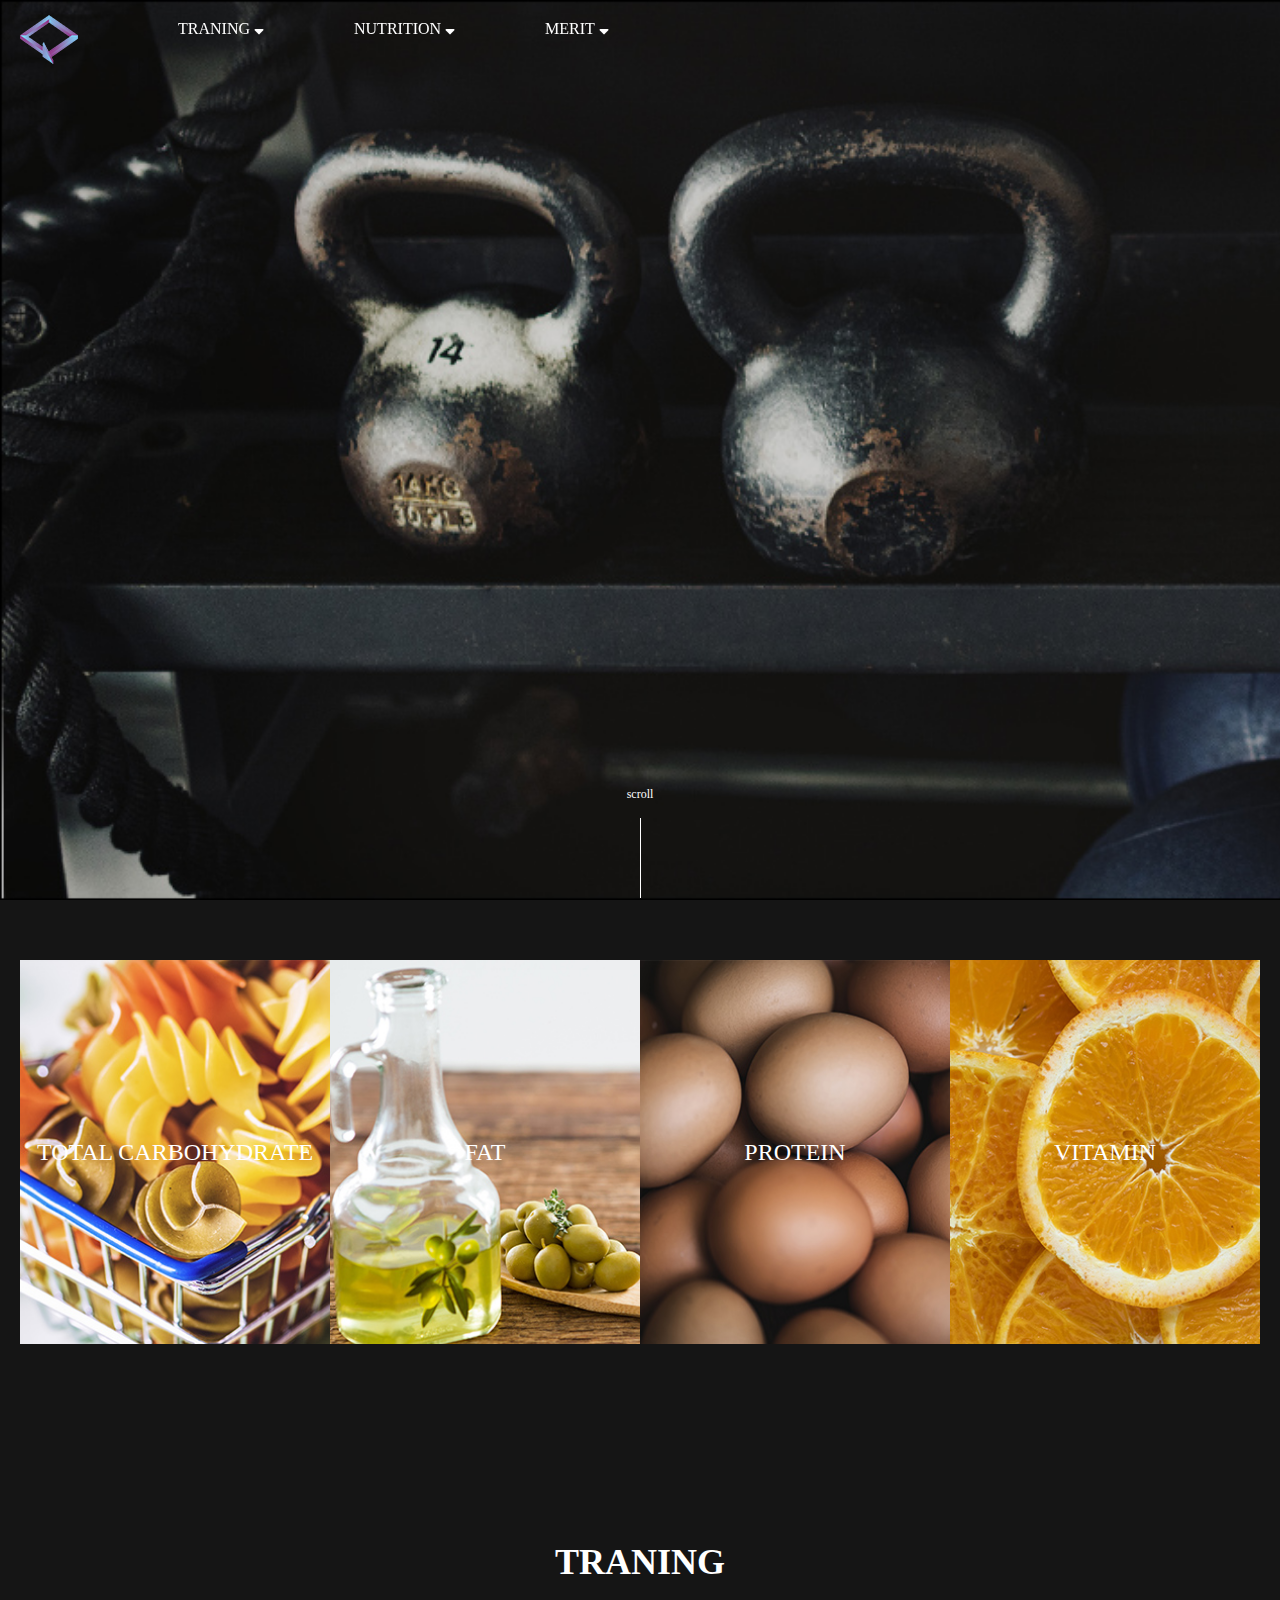
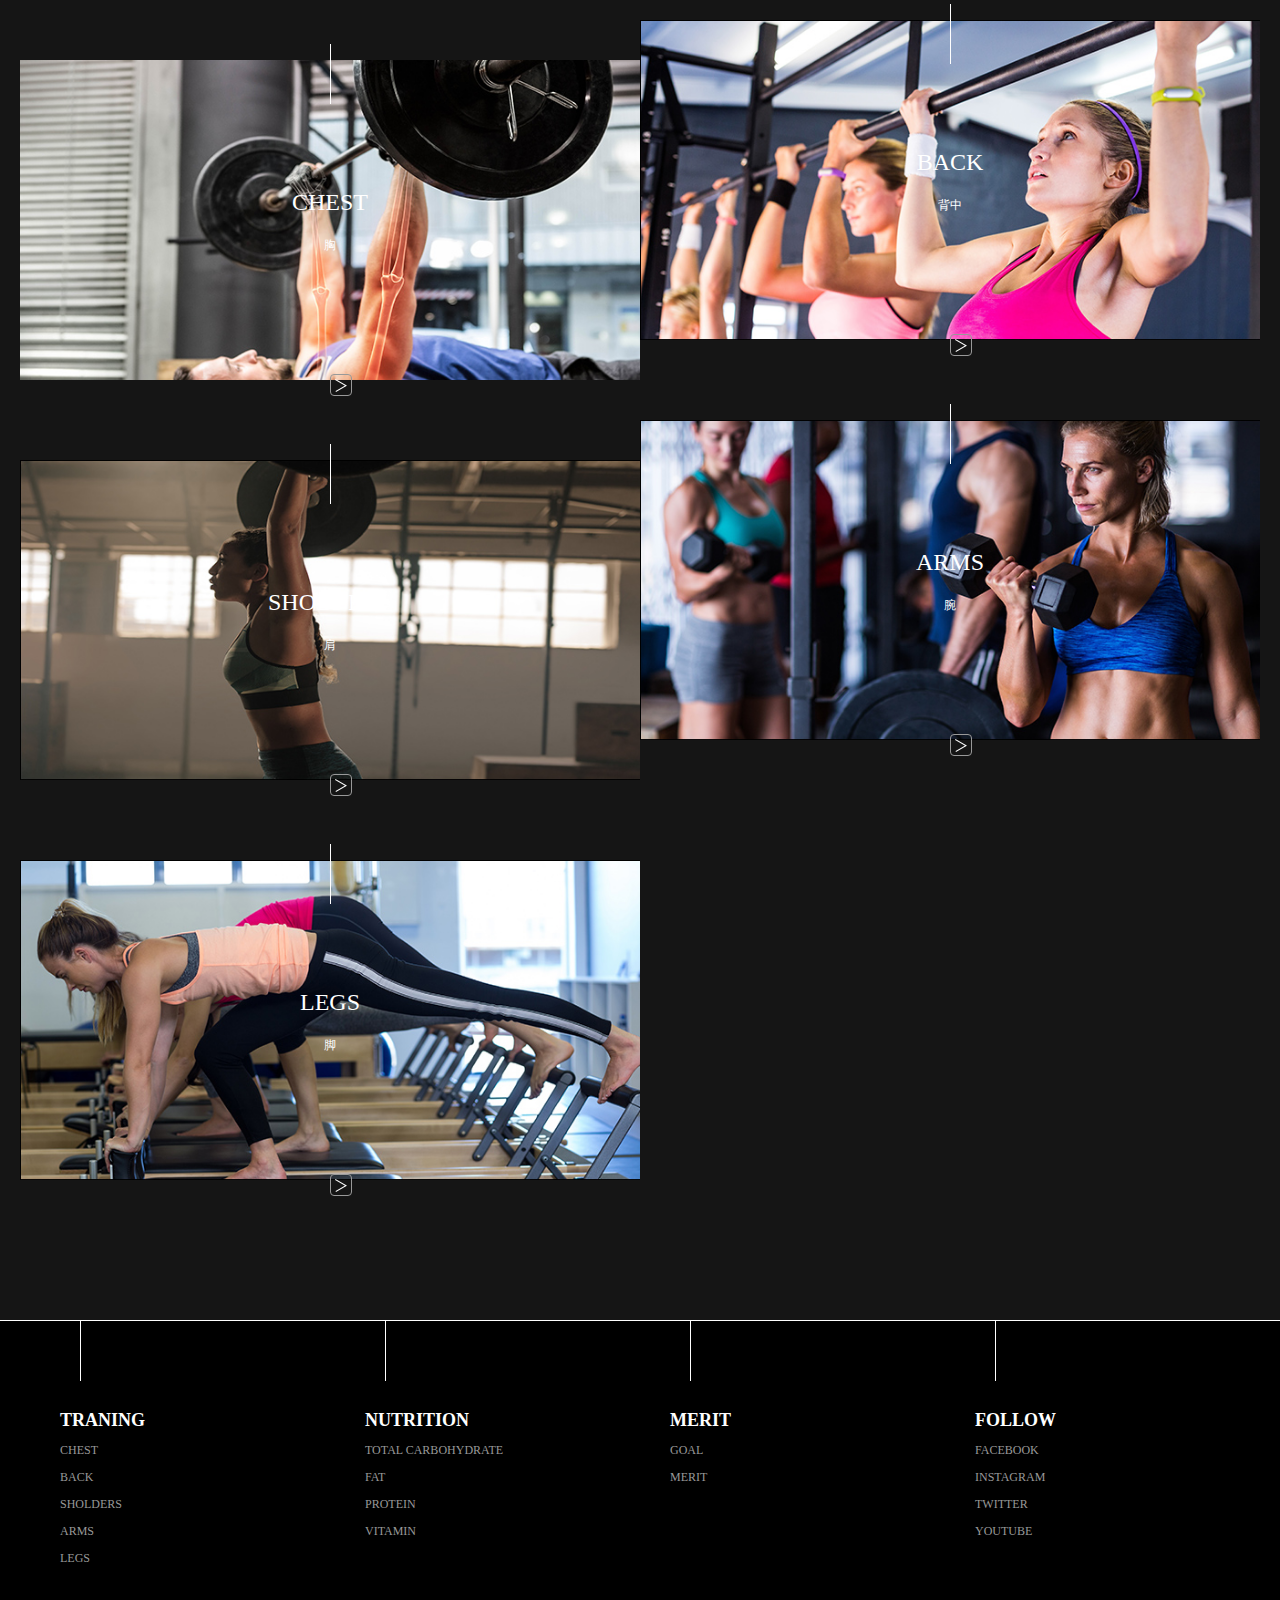
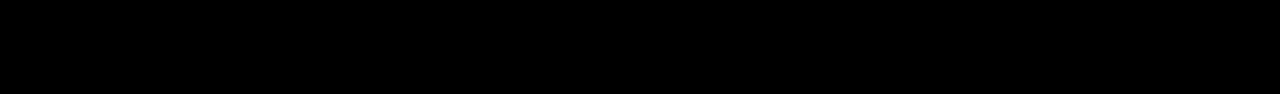
<file: index.html>
<!DOCTYPE html>
<html lang="en">
<head>
  <meta charset="UTF-8">
  <meta name="viewport" content="width=device-width, initial-scale=1.0">
  <title>workout-nutrition</title>
  <link rel="stylesheet" href="css/reset.css">
  <link rel="stylesheet" href="css/style.css">
  <link rel="stylesheet" href="css/responsive.css">
  <link rel="stylesheet" href="https://use.fontawesome.com/releases/v5.6.3/css/all.css">
  <script src="https://ajax.googleapis.com/ajax/libs/jquery/3.4.1/jquery.min.js"></script>
</head>
<body id="top">
  <header>
    <figure class="logo"><a href="index.html"><img src="./images/logo.png" alt="ロゴ画像"></a></figure>
    <ul>
      <li><a href="traning.html">TRANING <i class="fas fa-sort-down"></i></a></li>
      <li><a href="nutrition.html">NUTRITION <i class="fas fa-sort-down"></i></a></li>
      <li><a href="merit.html">MERIT <i class="fas fa-sort-down"></i></a></li>
    </ul>
    <button>
      <i class="fas fa-grip-lines fa-2x my-example"></i>
    </button>
    <div class="modal">
    <ul>
      <li class="logo-btn">
        <figure class="logo"><a href="index.html"><img src="./images/logo.png" alt="ロゴ画像"></a></figure>
        <button><i class="fas fa-times fa-2x my-example"></i></button>
      </li>
      <li><a href="traning.html">TRANING <i class="fas fa-sort-down"></i></a></li>
      <li><a href="nutrition.html">NUTRITION <i class="fas fa-sort-down"></i></a></li>
      <li><a href="merit.html">MERIT <i class="fas fa-sort-down"></i></a></li>
    </ul>
  </div>
  </header>
  <main>
    <div class="main-image">
      <p>scroll</p>
    </div>
   
    <ul class="nutrition-nav">
      <li><a href="total-carbohydrate">TOTAL CARBOHYDRATE</a></li>
      <li><a href="fat">FAT</a></li>
      <li><a href="protein">PROTEIN</a></li>
      <li><a href="vitamin">VITAMIN</a></li>
    </ul>
   
    <div class="traning-nav">
      <h1>TRANING</h1>
      <ul>
        <li><a href="traning.html#chest">CHEST<span>胸</span></a></li>
        <li><a href="traning.html#back">BACK<span>背中</span></a></li>
        <li><a href="traning.html#sholders">SHOLDERS<span>肩</span></a></li>
        <li><a href="traning.html#arms">ARMS<span>腕</span></a></li>
        <li><a href="traning.html#legs">LEGS<span>脚</span></a></li>
      </ul>
    </div>

  </main>
  <footer>
    <div class="footer-traning-nav">
      <h2>TRANING</h2>
      <ul>
        <li><a href="chest">CHEST</a></li>
        <li><a href="back">BACK</a></li>
        <li><a href="sholders">SHOLDERS</a></li>
        <li><a href="arms">ARMS</a></li>
        <li><a href="legs">LEGS</a></li>
      </ul>
    </div>
    <div class="footer-nutrition-nav">
      <h2>NUTRITION</h2>
      <ul>
        <li><a href="total carbohydrate">TOTAL CARBOHYDRATE</a></li>
        <li><a href="fat">FAT</a></li>
        <li><a href="protein">PROTEIN</a></li>
        <li><a href="vitamin">VITAMIN</a></li>
      </ul>
    </div>
    <div class="footer-merit-nav">
      <h2>MERIT</h2>
      <ul>
        <li><a href="coal">GOAL</a></li>
        <li><a href="merit">MERIT</a></li>
      </ul>
    </div>
    <div class="sns-nav">
      <h2>FOLLOW</h2>
      <ul>
        <li><a href="#">FACEBOOK</a></li>
        <li><a href="#">INSTAGRAM</a></li>
        <li><a href="#">TWITTER</a></li>
        <li><a href="#">YOUTUBE</a></li>
      </ul>
    </div>
  </footer>
  <script src="js/main.js"></script>
</body>
</html>
</file>
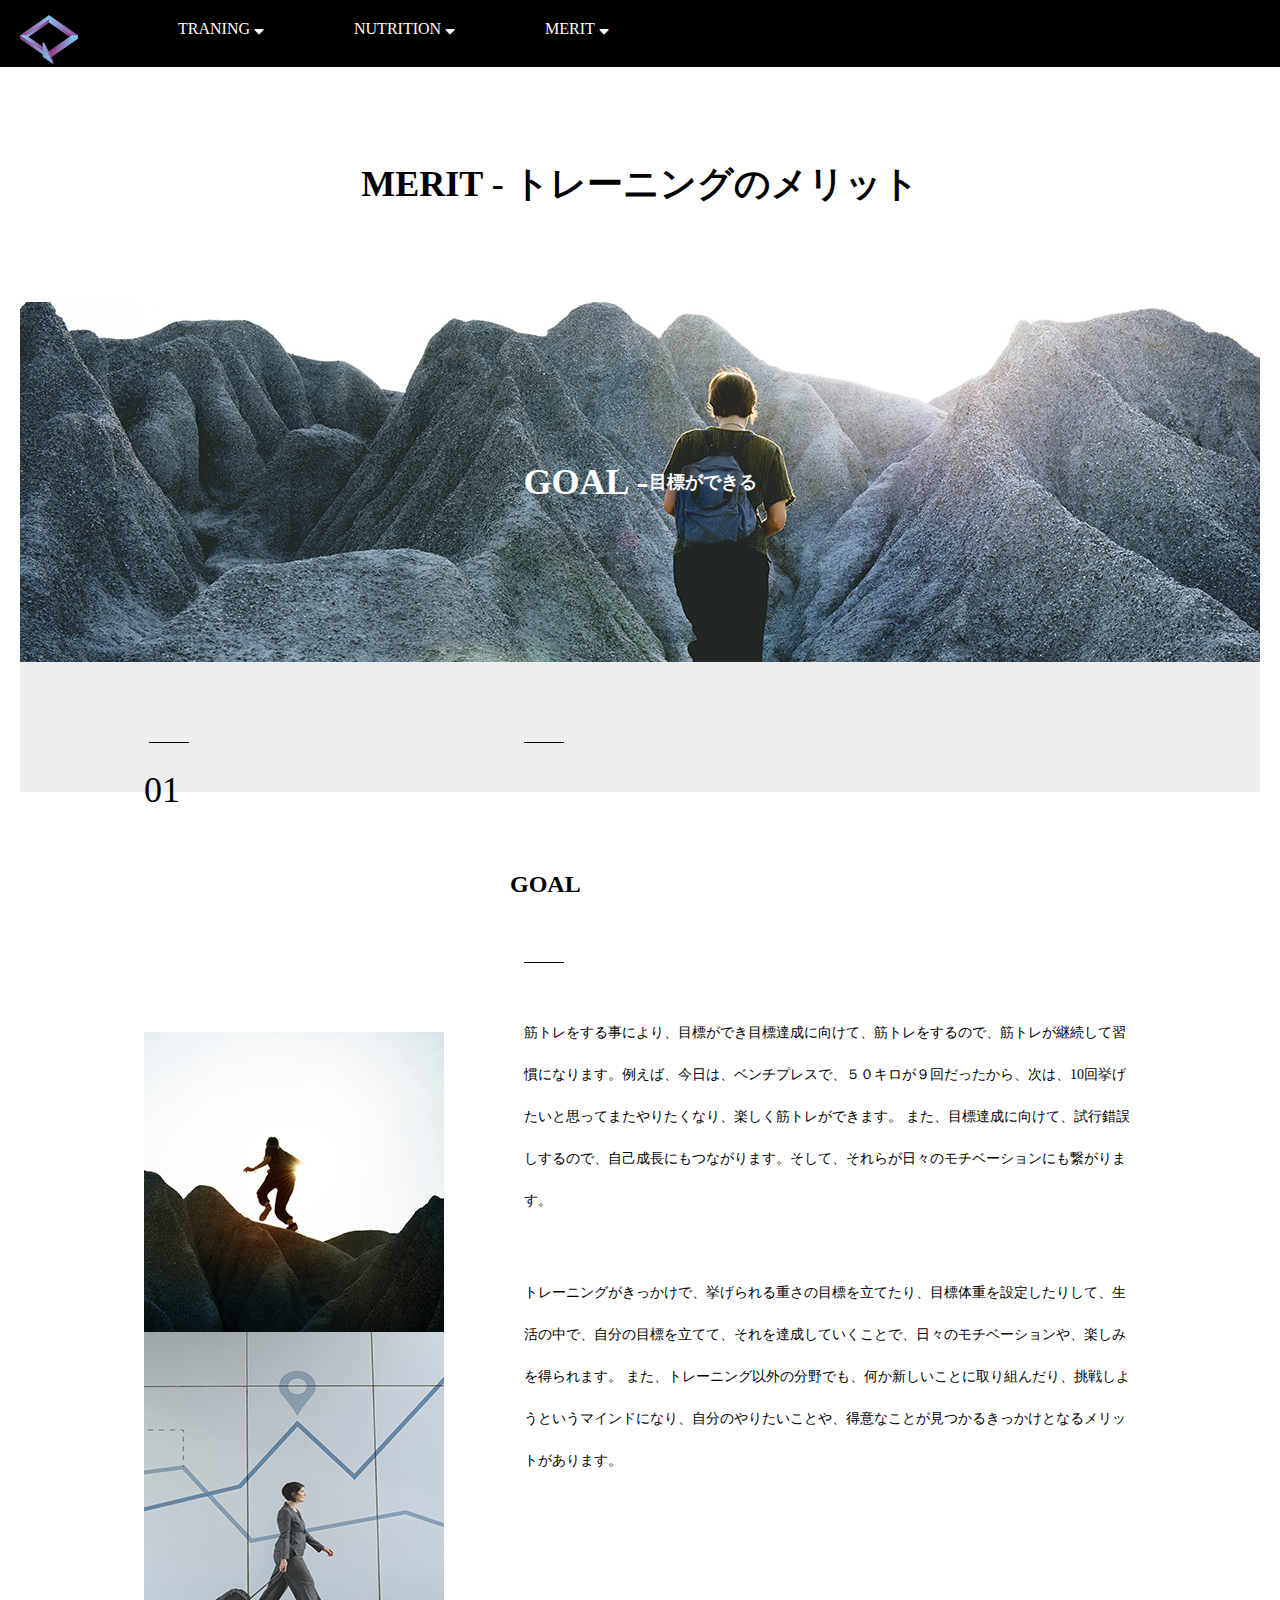
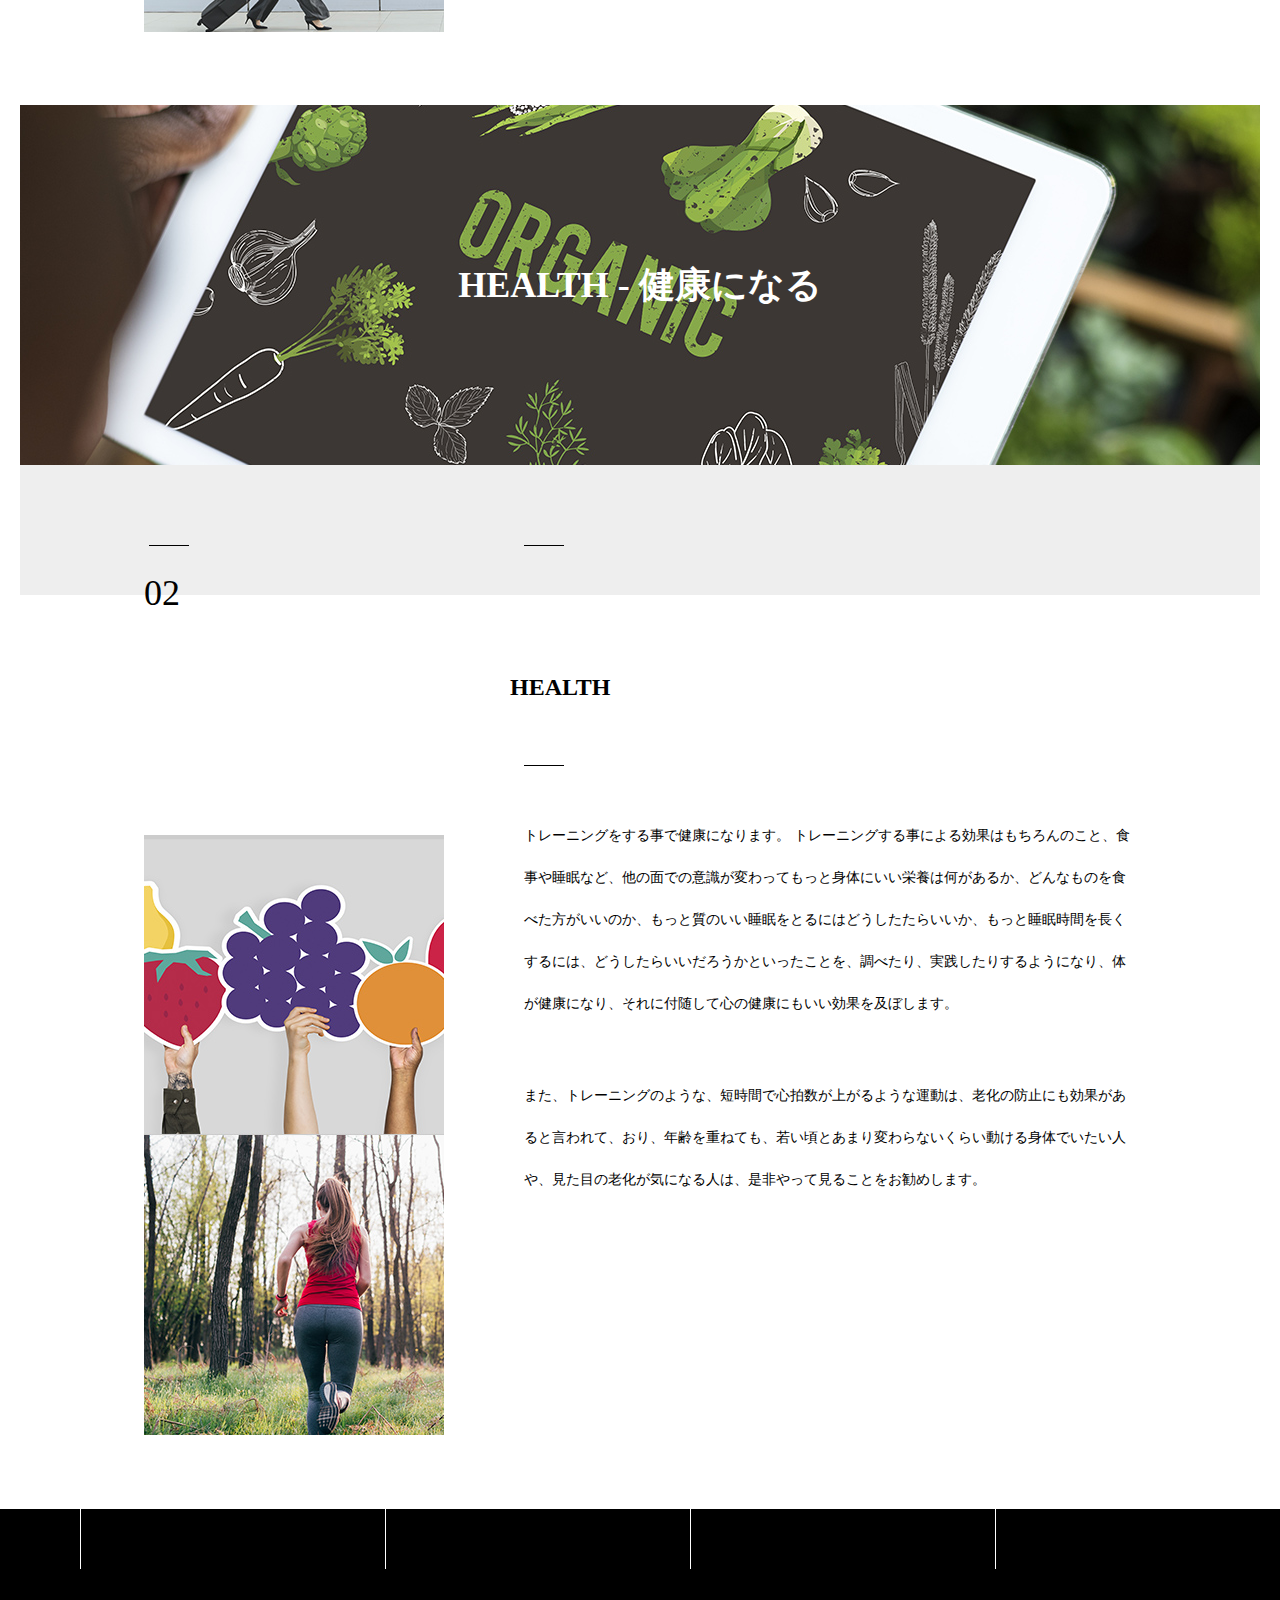
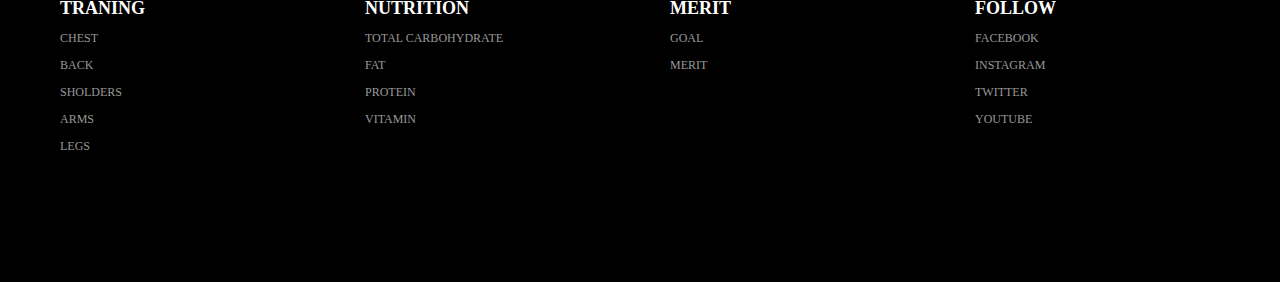
<file: merit.html>
<!DOCTYPE html>
<html lang="ja">

<head>
  <meta charset="UTF-8">
  <meta name="viewport" content="width=device-width, initial-scale=1.0">
  <title>トレーニングのメリット</title>
  <link rel="stylesheet" href="css/reset.css">
  <link rel="stylesheet" href="css/style.css">
  <link rel="stylesheet" href="css/responsive.css">
  <link rel="stylesheet" href="https://use.fontawesome.com/releases/v5.6.3/css/all.css">
  <script src="https://ajax.googleapis.com/ajax/libs/jquery/3.4.1/jquery.min.js"></script>
</head>

<body id="merit">
  <header>
    <figure class="logo"><a href="index.html"><img src="./images/logo.png" alt="ロゴ画像"></a></figure>
    <ul>
      <li><a href="traning.html">TRANING <i class="fas fa-sort-down"></i></a></li>
      <li><a href="nutrition.html">NUTRITION <i class="fas fa-sort-down"></i></a></li>
      <li><a href="merit.html">MERIT <i class="fas fa-sort-down"></i></a></li>
    </ul>
    <button>
      <i class="fas fa-grip-lines fa-2x my-example"></i>
    </button>
    <div class="modal">
      <ul>
        <li class="logo-btn">
          <figure class="logo"><a href="index.html"><img src="./images/logo.png" alt="ロゴ画像"></a></figure>
          <button><i class="fas fa-times fa-2x my-example"></i></button>
        </li>
        <li><a href="traning.html">TRANING <i class="fas fa-sort-down"></i></a></li>
        <li><a href="nutrition.html">NUTRITION <i class="fas fa-sort-down"></i></a></li>
        <li><a href="merit.html">MERIT <i class="fas fa-sort-down"></i></a></li>
      </ul>
    </div>
  </header>
  <main>
    <h1>MERIT - トレーニングのメリット</h1>
    <div id="goal" class="effect">
      <h2>GOAL - <span>目標ができる</span></h2>
      <div class="merit-container">
      <div class="number">
        <p>01</p>
        <h3>GOAL</h3>
      </div>
        <div class="merit-contents">
          <figure><img src="./images/goal2.jpg" alt="登山の画像とグラフの画像"></figure>
          <div class="respnsive-merit-images">
            <figure class="respnsive-merit-image"><img src="./images/re-goal2.jpg" alt=""></figure>
            <figure class="respnsive-merit-image"><img src="./images/re-goal3.jpg" alt=""></figure>
           </div>
          <div class="merit-text">
          <p>
            筋トレをする事により、目標ができ目標達成に向けて、筋トレをするので、筋トレが継続して習慣になります。例えば、今日は、ベンチプレスで、５０キロが９回だったから、次は、10回挙げたいと思ってまたやりたくなり、楽しく筋トレができます。
            また、目標達成に向けて、試行錯誤しするので、自己成長にもつながります。そして、それらが日々のモチベーションにも繋がります。</p>

          <p>トレーニングがきっかけで、挙げられる重さの目標を立てたり、目標体重を設定したりして、生活の中で、自分の目標を立てて、それを達成していくことで、日々のモチベーションや、楽しみを得られます。
            また、トレーニング以外の分野でも、何か新しいことに取り組んだり、挑戦しようというマインドになり、自分のやりたいことや、得意なことが見つかるきっかけとなるメリットがあります。</p>
          </div>
        </div>
      </div>
    </div>
    <div id="health" class="effect">
      <h2>HEALTH - 健康になる</h2>
      <div class="merit-container">
      <div class="number">
        <p>02</p>
        <h3>HEALTH</h3>
      </div>
      <div class="merit-contents">
        <figure><img src="./images/health2.jpg" alt="フルーツの画像とランニングしている画像"></figure>
        <div class="respnsive-merit-images">
          <figure class="respnsive-merit-image"><img src="./images/re-health2.jpg" alt=""></figure>
          <figure class="respnsive-merit-image"><img src="./images/re-health.3.jpg" alt=""></figure>
         </div>
        <div class="merit-text">
        <p>トレーニングをする事で健康になります。
          トレーニングする事による効果はもちろんのこと、食事や睡眠など、他の面での意識が変わってもっと身体にいい栄養は何があるか、どんなものを食べた方がいいのか、もっと質のいい睡眠をとるにはどうしたたらいいか、もっと睡眠時間を長くするには、どうしたらいいだろうかといったことを、調べたり、実践したりするようになり、体が健康になり、それに付随して心の健康にもいい効果を及ぼします。
        </p>
        <p>
          また、トレーニングのような、短時間で心拍数が上がるような運動は、老化の防止にも効果があると言われて、おり、年齢を重ねても、若い頃とあまり変わらないくらい動ける身体でいたい人や、見た目の老化が気になる人は、是非やって見ることをお勧めします。
        </p>
      </div>
      </div>
    </div>
    </div>
  </main>


  <footer>
    <div class="footer-traning-nav">
      <h2>TRANING</h2>
      <ul>
        <li><a href="chest">CHEST</a></li>
        <li><a href="back">BACK</a></li>
        <li><a href="sholders">SHOLDERS</a></li>
        <li><a href="arms">ARMS</a></li>
        <li><a href="legs">LEGS</a></li>
      </ul>
    </div>
    <div class="footer-nutrition-nav">
      <h2>NUTRITION</h2>
      <ul>
        <li><a href="total carbohydrate">TOTAL CARBOHYDRATE</a></li>
        <li><a href="fat">FAT</a></li>
        <li><a href="protein">PROTEIN</a></li>
        <li><a href="vitamin">VITAMIN</a></li>
      </ul>
    </div>
    <div class="footer-merit-nav">
      <h2>MERIT</h2>
      <ul>
        <li><a href="coal">GOAL</a></li>
        <li><a href="merit">MERIT</a></li>
      </ul>
    </div>
    <div class="sns-nav">
      <h2>FOLLOW</h2>
      <ul>
        <li><a href="#">FACEBOOK</a></li>
        <li><a href="#">INSTAGRAM</a></li>
        <li><a href="#">TWITTER</a></li>
        <li><a href="#">YOUTUBE</a></li>
      </ul>
    </div>
  </footer>
  <script src="js/main.js"></script>
</body>

</html>
</file>
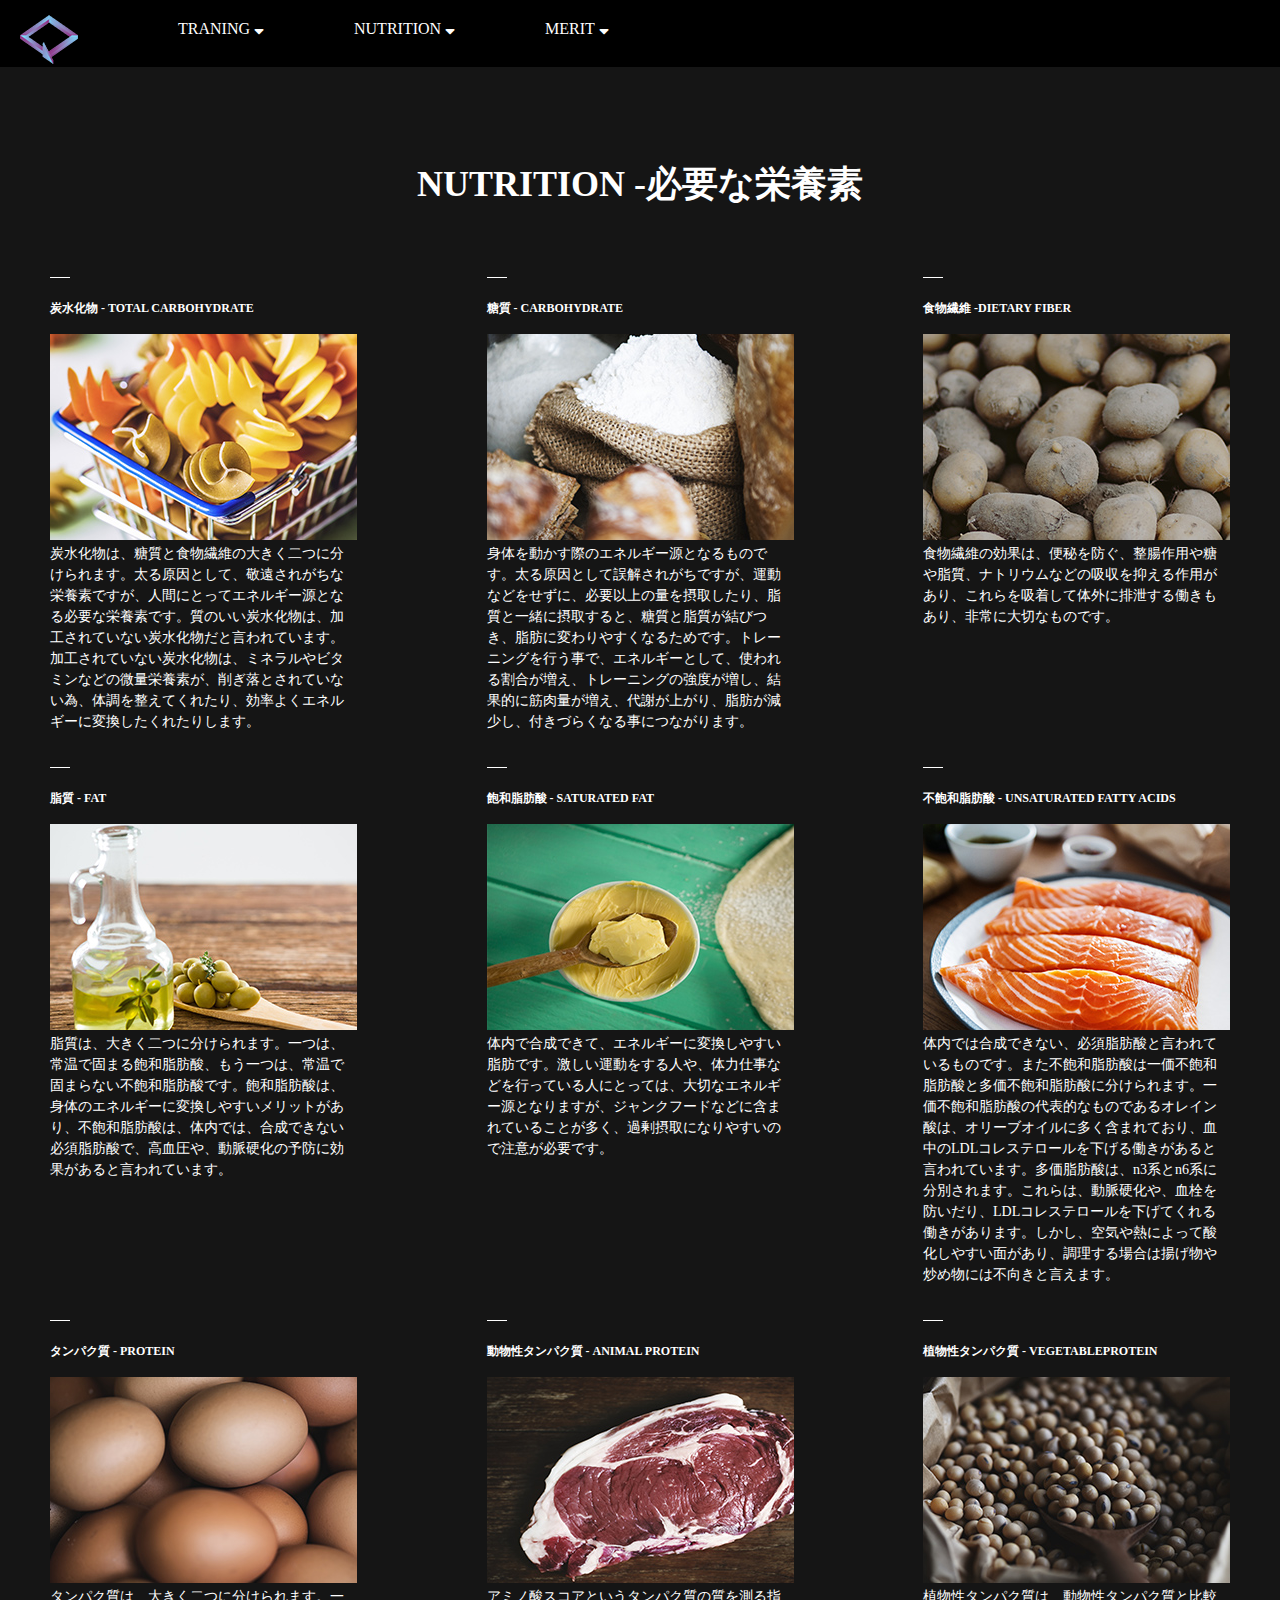
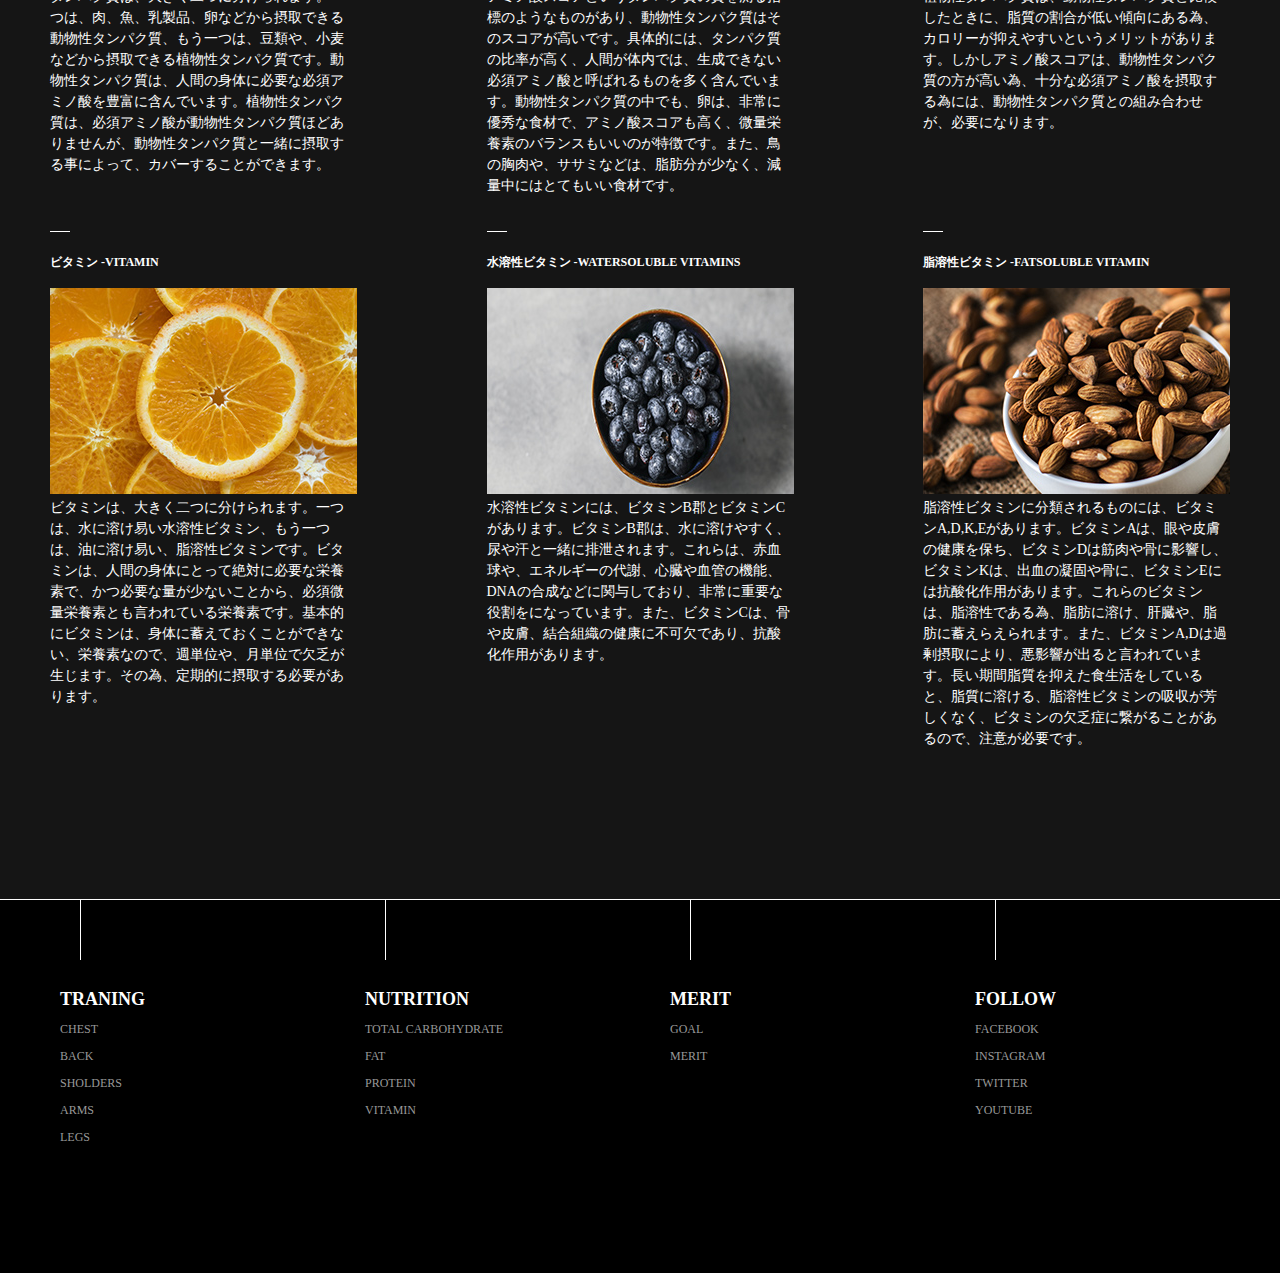
<file: nutrition.html>
<!DOCTYPE html>
<html lang="ja">
<head>
  <meta charset="UTF-8">
  <meta name="viewport" content="width=device-width, initial-scale=1.0">
  <title>必要な栄養素</title>
  <link rel="stylesheet" href="css/reset.css">
  <link rel="stylesheet" href="css/style.css">
  <link rel="stylesheet" href="css/responsive.css">
  <link rel="stylesheet" href="https://use.fontawesome.com/releases/v5.6.3/css/all.css">
  <script src="https://ajax.googleapis.com/ajax/libs/jquery/3.4.1/jquery.min.js"></script>
</head>
<body id="nutrition">
  <header>
    <figure class="logo"><a href="index.html"><img src="./images/logo.png" alt="ロゴ画像"></a></figure>
    <ul>
      <li><a href="traning.html">TRANING <i class="fas fa-sort-down"></i></a></li>
      <li><a href="nutrition.html">NUTRITION <i class="fas fa-sort-down"></i></a></li>
      <li><a href="merit.html">MERIT <i class="fas fa-sort-down"></i></a></li>
    </ul>
    <button>
      <i class="fas fa-grip-lines fa-2x my-example"></i>
    </button>
    <div class="modal">
      <ul>
        <li class="logo-btn">
          <figure class="logo"><a href="index.html"><img src="./images/logo.png" alt="ロゴ画像"></a></figure>
          <button><i class="fas fa-times fa-2x my-example"></i></button>
        </li>
        <li><a href="traning.html">TRANING <i class="fas fa-sort-down"></i></a></li>
        <li><a href="nutrition.html">NUTRITION <i class="fas fa-sort-down"></i></a></li>
        <li><a href="merit.html">MERIT <i class="fas fa-sort-down"></i></a></li>
      </ul>
    </div>
  </header>

  <main>
    <h1>NUTRITION -必要な栄養素</h1>
    <div class="nutrition-list">
      <div class="total-carbohydrate">
        <h2>炭水化物 - TOTAL CARBOHYDRATE</h2>
        <figure><img src="./images/total-cabohydorate.jpg" alt="パスタの画像"></figure>
        <figure class="responsive-nutrition-image"><img src="./images/re-totalcarbohydrate-total-carbohydrate.jpg" alt="パスタの画像"></figure>
        <p>炭水化物は、糖質と食物繊維の大きく二つに分けられます。太る原因として、敬遠されがちな栄養素ですが、人間にとってエネルギー源となる必要な栄養素です。質のいい炭水化物は、加工されていない炭水化物だと言われています。加工されていない炭水化物は、ミネラルやビタミンなどの微量栄養素が、削ぎ落とされていない為、体調を整えてくれたり、効率よくエネルギーに変換したくれたりします。</p>
      </div>
      <div class="carbohydrate">
        <h2>糖質 - CARBOHYDRATE</h2>
        <figure><img src="./images/carbohydrate.jpg" alt="砂糖の画像"></figure>
        <figure class="responsive-nutrition-image"><img src="./images/re-nutrition-carbohydrate.jpg" alt="砂糖の画像"></figure>
        <p>身体を動かす際のエネルギー源となるものです。太る原因として誤解されがちですが、運動などをせずに、必要以上の量を摂取したり、脂質と一緒に摂取すると、糖質と脂質が結びつき、脂肪に変わりやすくなるためです。トレーニングを行う事で、エネルギーとして、使われる割合が増え、トレーニングの強度が増し、結果的に筋肉量が増え、代謝が上がり、脂肪が減少し、付きづらくなる事につながります。</p>
      </div>
      <div class="dietary-fiber">
        <h2>食物繊維 -DIETARY FIBER</h2>
        <figure><img src="./images/dietary-fiber.jpg" alt="じゃがいもの画像"></figure>
        <figure class="responsive-nutrition-image"><img src="./images/re-nutrition-daietaryfibar.jpg" alt="じゃがいもの画像"></figure>
        <p>食物繊維の効果は、便秘を防ぐ、整腸作用や糖や脂質、ナトリウムなどの吸収を抑える作用があり、これらを吸着して体外に排泄する働きもあり、非常に大切なものです。</p>
      </div>
   

    
      <div class="fat">
        <h2>脂質 - FAT</h2>
        <figure><img src="./images/fat.jpg" alt="オリーブオイルの画像"></figure>
        <figure class="responsive-nutrition-image"><img src="./images/re-nutrition-fat.jpg" alt="オリーブオイルの画像"></figure>
        <p>脂質は、大きく二つに分けられます。一つは、常温で固まる飽和脂肪酸、もう一つは、常温で固まらない不飽和脂肪酸です。飽和脂肪酸は、身体のエネルギーに変換しやすいメリットがあり、不飽和脂肪酸は、体内では、合成できない必須脂肪酸で、高血圧や、動脈硬化の予防に効果があると言われています。</p>
      </div>
      <div class="saturatedfat">
        <h2>飽和脂肪酸 - SATURATED FAT</h2>
        <figure><img src="./images/saturated-fat.jpg" alt="バターの画像"></figure>
        <figure class="responsive-nutrition-image"><img src="./images/re-nutrition-saturatedfat.jpg" alt="バターの画像"></figure>
        <p>体内で合成できて、エネルギーに変換しやすい脂肪です。激しい運動をする人や、体力仕事などを行っている人にとっては、大切なエネルギー源となりますが、ジャンクフードなどに含まれていることが多く、過剰摂取になりやすいので注意が必要です。
        </p>
      </div>
      <div class="unsaturated-fatty-acids">
        <h2>不飽和脂肪酸 - UNSATURATED FATTY ACIDS</h2>
        <figure><img src="./images/unsaturated-fatty-acids.jpg" alt="サーモンの画像"></figure>
        <figure class="responsive-nutrition-image"><img src="./images/re-nutrition-unsaturatedfatryacide.jpg" alt="サーモンの画像"></figure>
        <p>体内では合成できない、必須脂肪酸と言われているものです。また不飽和脂肪酸は一価不飽和脂肪酸と多価不飽和脂肪酸に分けられます。一価不飽和脂肪酸の代表的なものであるオレイン酸は、オリーブオイルに多く含まれており、血中のLDLコレステロールを下げる働きがあると言われています。多価脂肪酸は、n3系とn6系に分別されます。これらは、動脈硬化や、血栓を防いだり、LDLコレステロールを下げてくれる働きがあります。しかし、空気や熱によって酸化しやすい面があり、調理する場合は揚げ物や炒め物には不向きと言えます。</p>
      </div>
  

    
      <div class="protein">
        <h2>タンパク質 - PROTEIN</h2>
        <figure><img src="./images/protein.jpg" alt="卵の画像"></figure>
        <figure class="responsive-nutrition-image"><img src="./images/re-nutrition-protein.jpg" alt="卵の画像"></figure>
        <p>タンパク質は、大きく二つに分けられます。一つは、肉、魚、乳製品、卵などから摂取できる動物性タンパク質、もう一つは、豆類や、小麦などから摂取できる植物性タンパク質です。動物性タンパク質は、人間の身体に必要な必須アミノ酸を豊富に含んでいます。植物性タンパク質は、必須アミノ酸が動物性タンパク質ほどありませんが、動物性タンパク質と一緒に摂取する事によって、カバーすることができます。</p>
      </div>
      <div class="animal-protein">
        <h2>動物性タンパク質 - ANIMAL PROTEIN</h2>
        <figure><img src="./images/animal-protein.jpg" alt="牛肉の画像"></figure>
        <figure class="responsive-nutrition-image"><img src="./images/re-nutrition-animalprotein.jpg" alt="牛肉の画像"></figure>
        <p>アミノ酸スコアというタンパク質の質を測る指標のようなものがあり、動物性タンパク質はそのスコアが高いです。具体的には、タンパク質の比率が高く、人間が体内では、生成できない必須アミノ酸と呼ばれるものを多く含んでいます。動物性タンパク質の中でも、卵は、非常に優秀な食材で、アミノ酸スコアも高く、微量栄養素のバランスもいいのが特徴です。また、鳥の胸肉や、ササミなどは、脂肪分が少なく、減量中にはとてもいい食材です。</p>
      </div>
      <div class="vegetable-protein">
        <h2>植物性タンパク質 - VEGETABLEPROTEIN</h2>
        <figure><img src="./images/vegetable-protein.jpg" alt="大豆の画像"></figure>
        <figure class="responsive-nutrition-image"><img src="./images/re-nutrition-vegetable.jpg" alt="大豆の画像"></figure>
        <p>植物性タンパク質は、動物性タンパク質と比較したときに、脂質の割合が低い傾向にある為、カロリーが抑えやすいというメリットがあります。しかしアミノ酸スコアは、動物性タンパク質の方が高い為、十分な必須アミノ酸を摂取する為には、動物性タンパク質との組み合わせが、必要になります。</p>
      </div>
  

  
      <div class="vitamin">
        <h2>ビタミン -VITAMIN</h2>
        <figure><img src="./images/vitamin.jpg" alt="オレンジの画像"></figure>
        <figure class="responsive-nutrition-image"><img src="./images/re-nutrition-vitamin.jpg" alt="オレンジの画像"></figure>
        <p>ビタミンは、大きく二つに分けられます。一つは、水に溶け易い水溶性ビタミン、もう一つは、油に溶け易い、脂溶性ビタミンです。ビタミンは、人間の身体にとって絶対に必要な栄養素で、かつ必要な量が少ないことから、必須微量栄養素とも言われている栄養素です。基本的にビタミンは、身体に蓄えておくことができない、栄養素なので、週単位や、月単位で欠乏が生じます。その為、定期的に摂取する必要があります。</p>
      </div>
      <div class="water-soluble-vitamins">
        <h2>水溶性ビタミン -WATERSOLUBLE VITAMINS</h2>
        <figure><img src="./images/water-solublevitamins.jpg" alt="ブルーベリーの画像"></figure>
        <figure class="responsive-nutrition-image"><img src="./images/re-nutrition-watersolblevitamins.jpg" alt="ブルーベリーの画像"></figure>
        <p>水溶性ビタミンには、ビタミンB郡とビタミンCがあります。ビタミンB郡は、水に溶けやすく、尿や汗と一緒に排泄されます。これらは、赤血球や、エネルギーの代謝、心臓や血管の機能、DNAの合成などに関与しており、非常に重要な役割をになっています。また、ビタミンCは、骨や皮膚、結合組織の健康に不可欠であり、抗酸化作用があります。</p>
      </div>
      <div class="fat-soluble-vitamins">
        <h2>脂溶性ビタミン -FATSOLUBLE VITAMIN</h2>
        <figure><img src="./images/fat-solublevitamins.jpg" alt="アーモンドの画像"></figure>
        <figure class="responsive-nutrition-image"><img src="./images/re-nutrition-fatsolublevitamins.jpg" alt="アーモンドの画像"></figure>
        <p>脂溶性ビタミンに分類されるものには、ビタミンA,D,K,Eがあります。ビタミンAは、眼や皮膚の健康を保ち、ビタミンDは筋肉や骨に影響し、ビタミンKは、出血の凝固や骨に、ビタミンEには抗酸化作用があります。これらのビタミンは、脂溶性である為、脂肪に溶け、肝臓や、脂肪に蓄えらえられます。また、ビタミンA,Dは過剰摂取により、悪影響が出ると言われています。長い期間脂質を抑えた食生活をしていると、脂質に溶ける、脂溶性ビタミンの吸収が芳しくなく、ビタミンの欠乏症に繋がることがあるので、注意が必要です。</p>
      </div>
    </div>
  </main>

<footer>
  <div class="footer-traning-nav">
    <h2>TRANING</h2>
    <ul>
      <li><a href="chest">CHEST</a></li>
      <li><a href="back">BACK</a></li>
      <li><a href="sholders">SHOLDERS</a></li>
      <li><a href="arms">ARMS</a></li>
      <li><a href="legs">LEGS</a></li>
    </ul>
  </div>
  <div class="footer-nutrition-nav">
    <h2>NUTRITION</h2>
    <ul>
      <li><a href="total carbohydrate">TOTAL CARBOHYDRATE</a></li>
      <li><a href="fat">FAT</a></li>
      <li><a href="protein">PROTEIN</a></li>
      <li><a href="vitamin">VITAMIN</a></li>
    </ul>
  </div>
  <div class="footer-merit-nav">
    <h2>MERIT</h2>
    <ul>
      <li><a href="coal">GOAL</a></li>
      <li><a href="merit">MERIT</a></li>
    </ul>
  </div>
  <div class="sns-nav">
    <h2>FOLLOW</h2>
    <ul>
      <li><a href="#">FACEBOOK</a></li>
      <li><a href="#">INSTAGRAM</a></li>
      <li><a href="#">TWITTER</a></li>
      <li><a href="#">YOUTUBE</a></li>
    </ul>
  </div>
</footer>
<script src="js/main.js"></script>
</body>
</html>
</file>
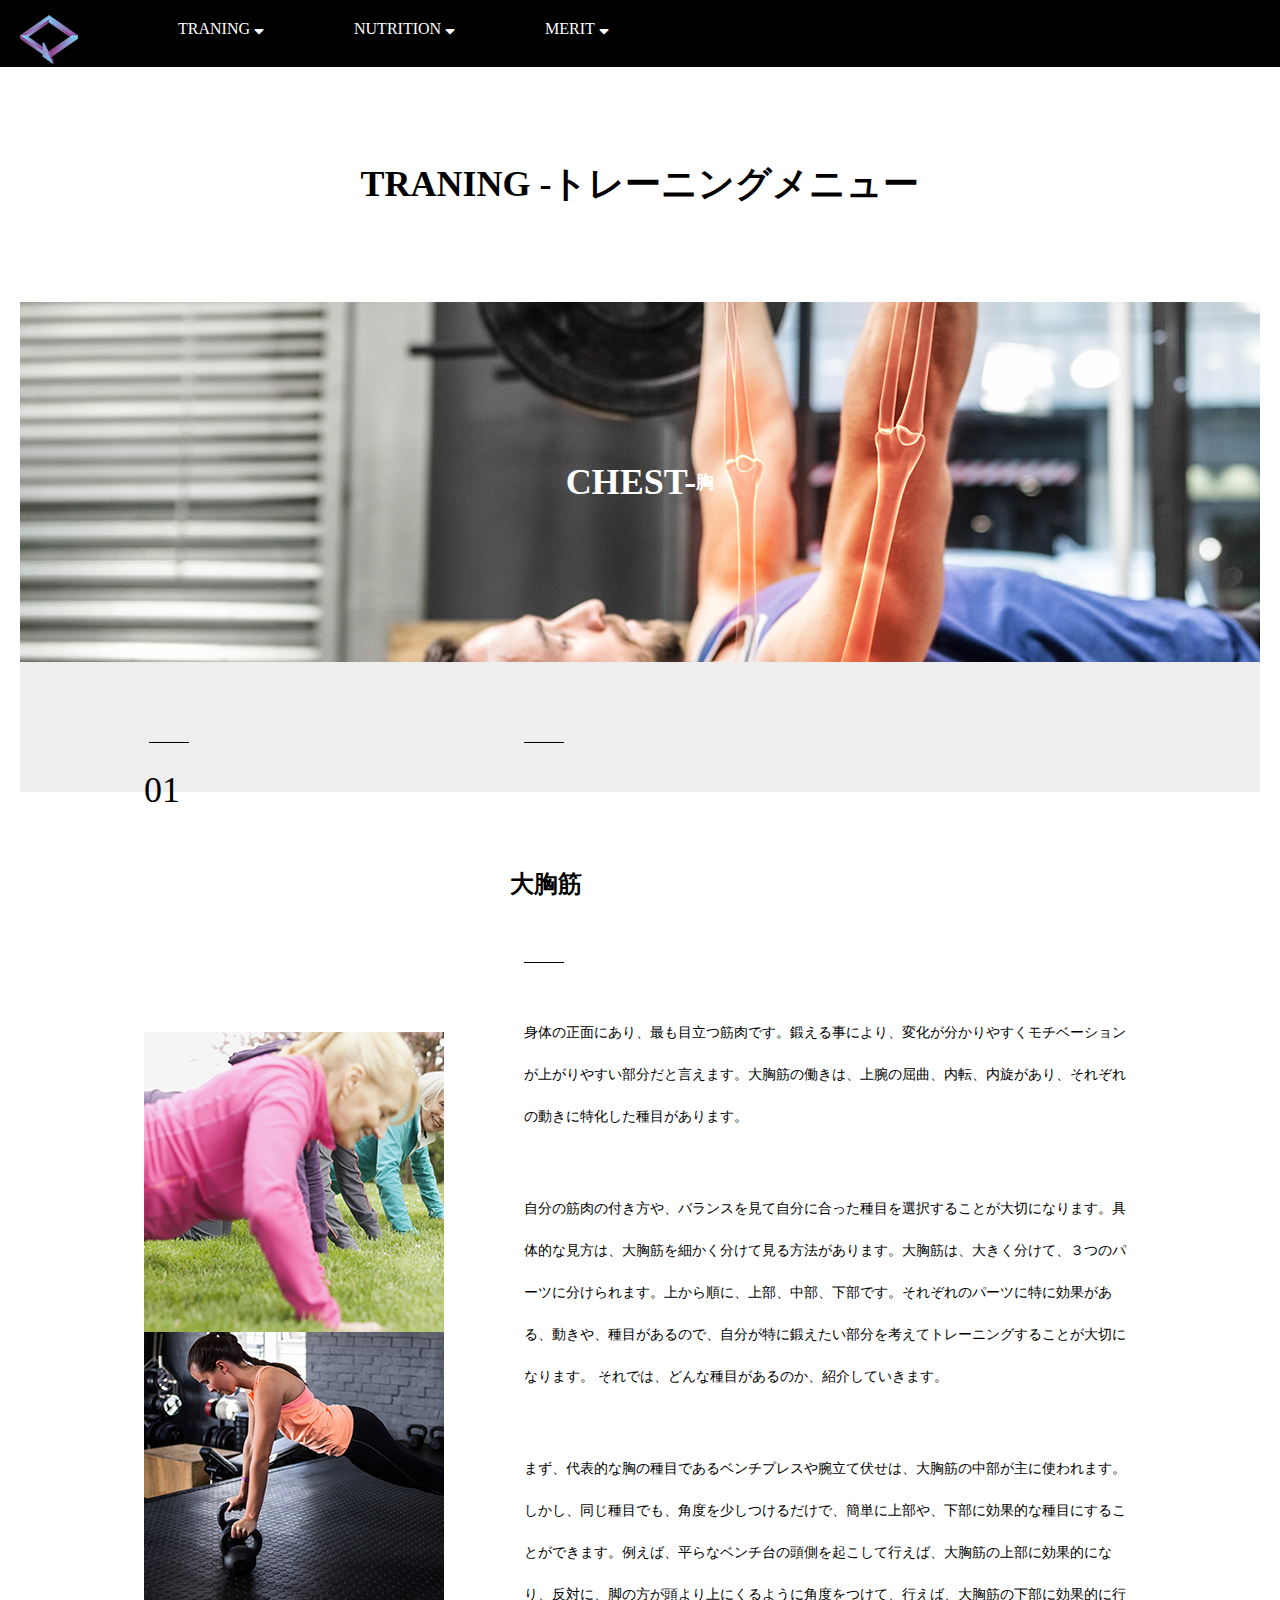
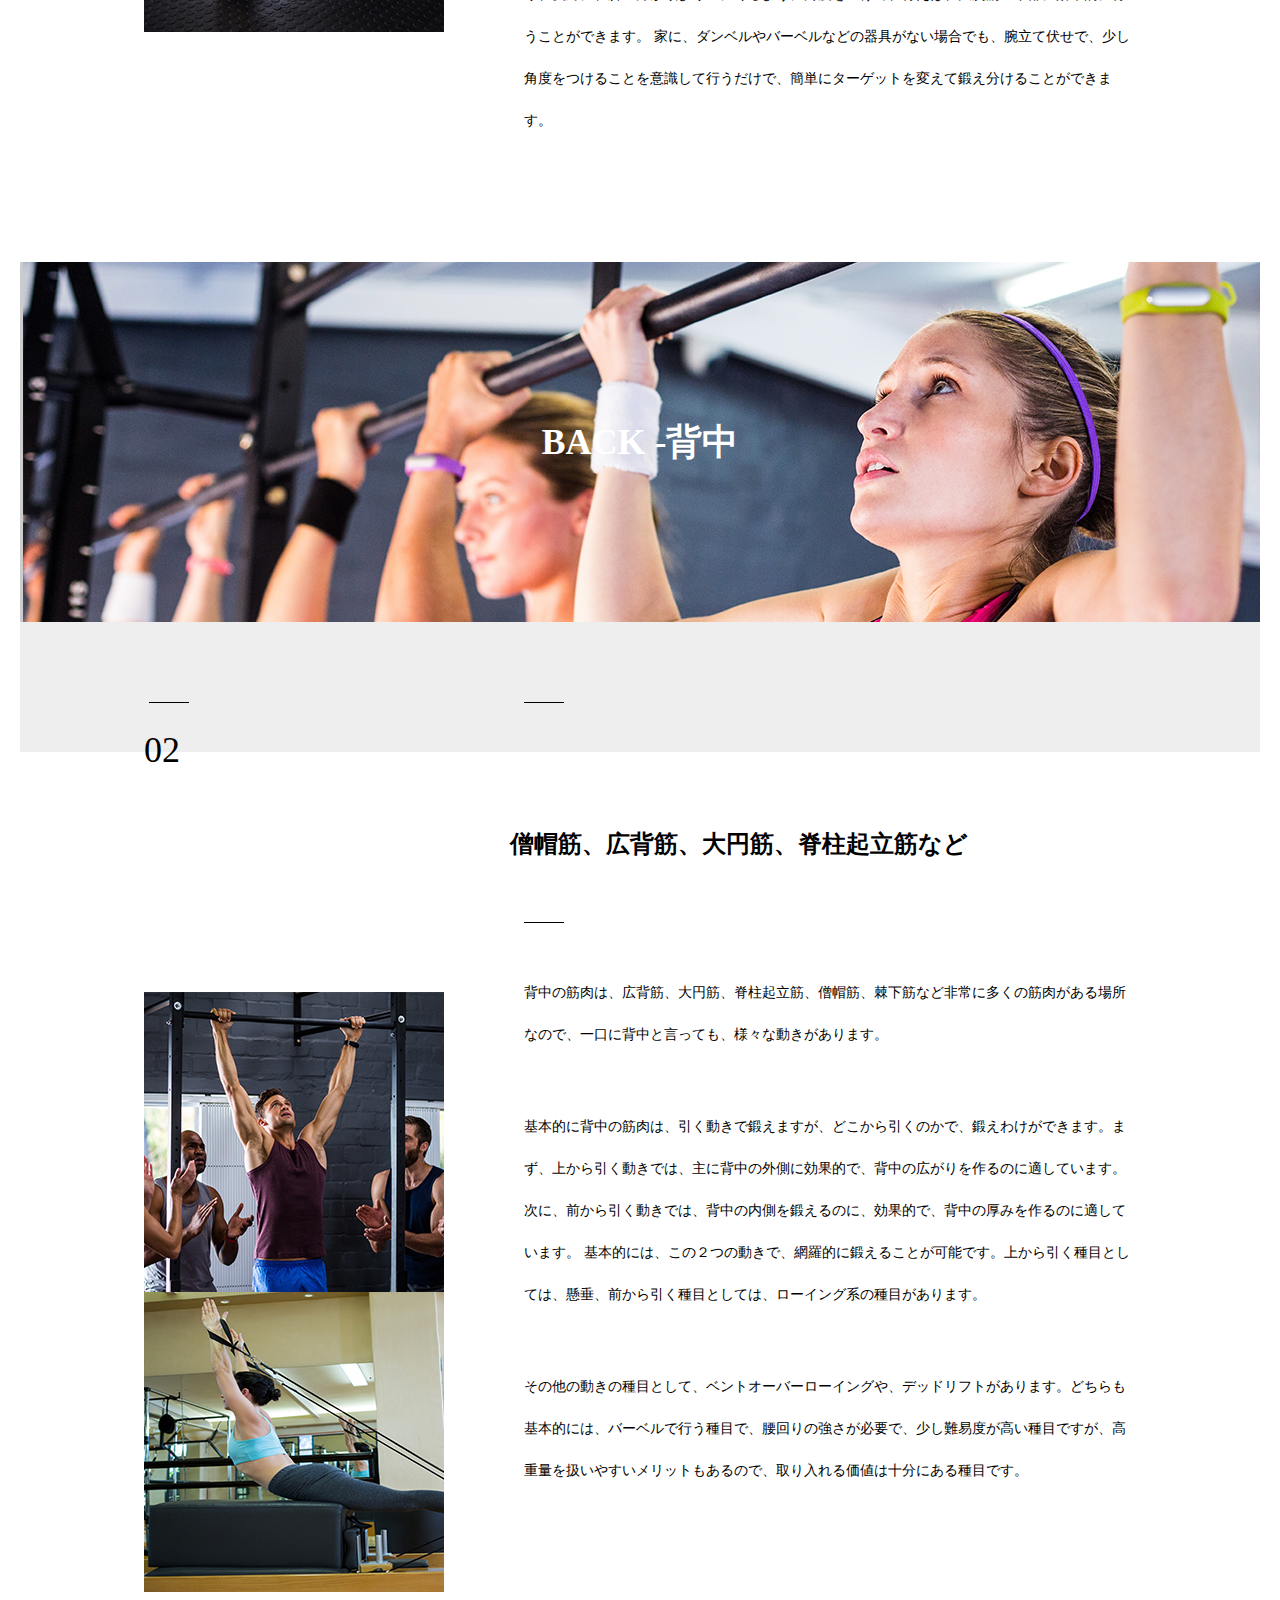
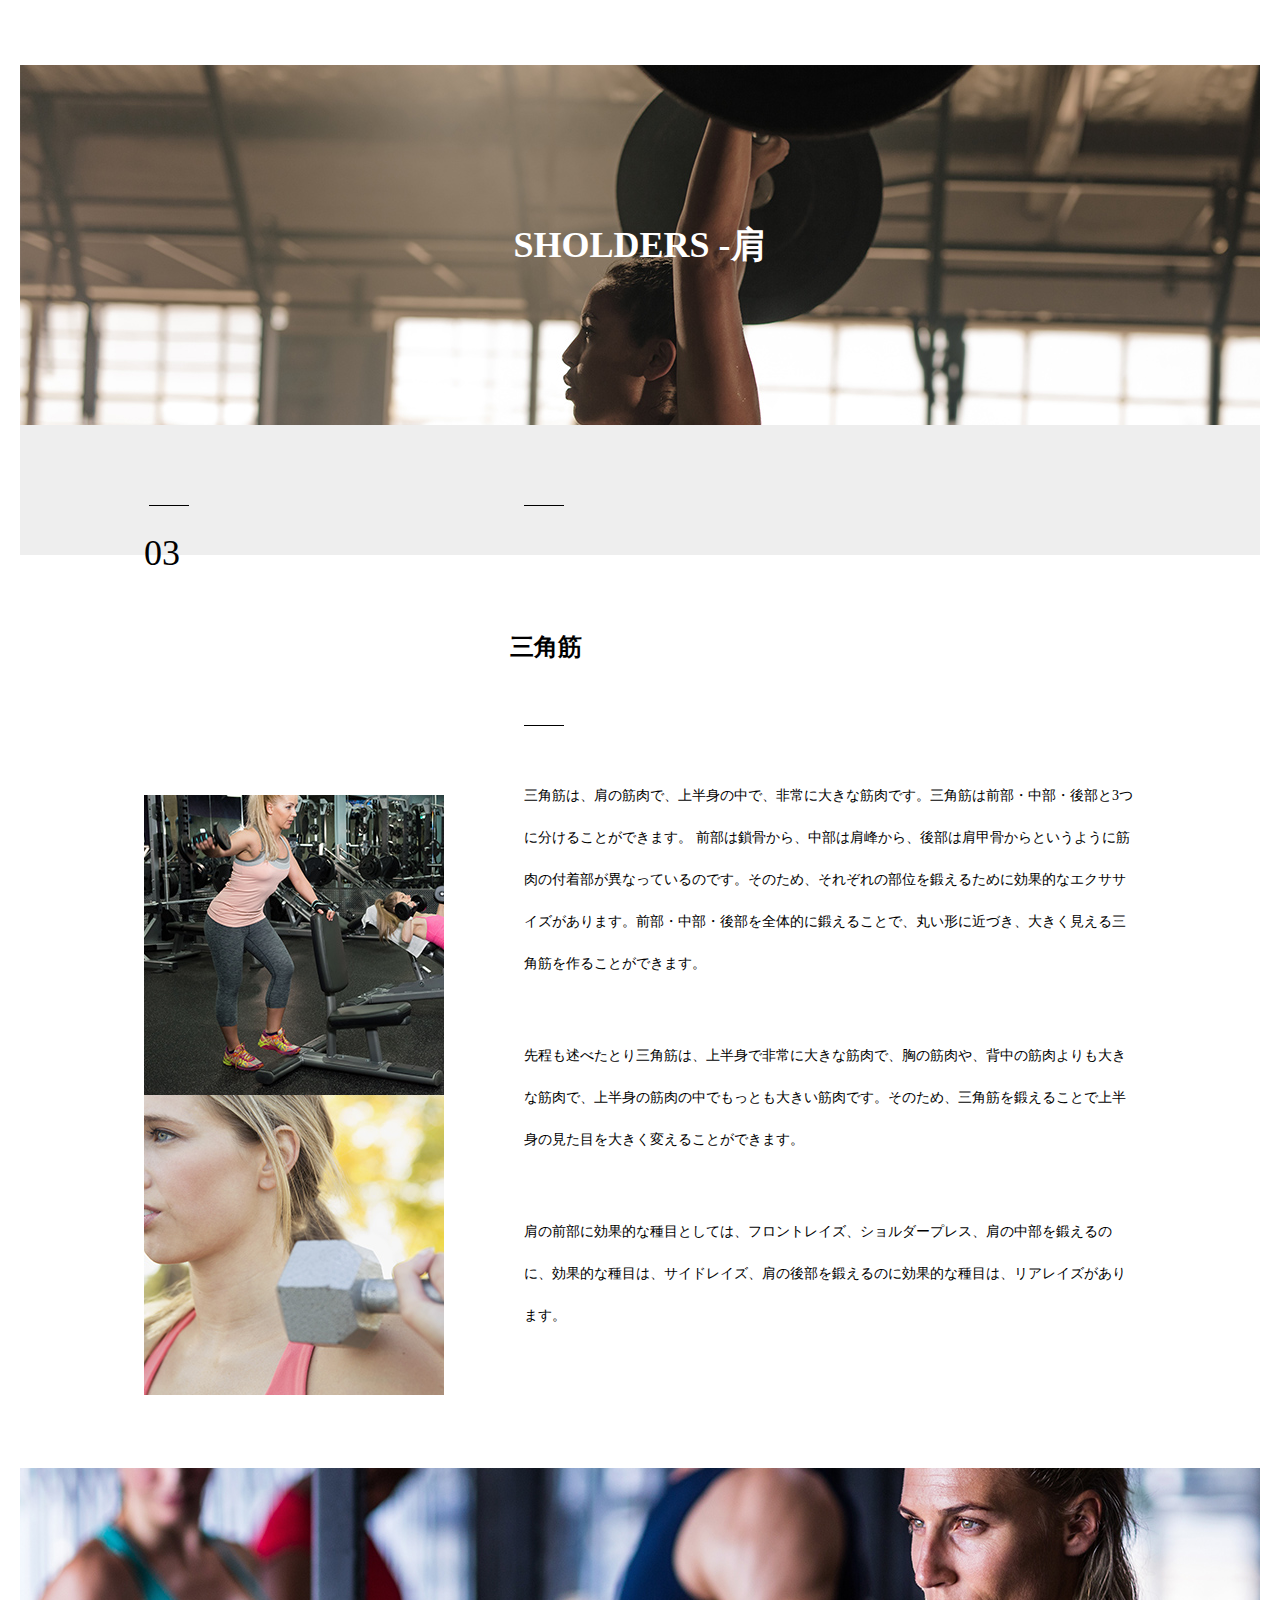
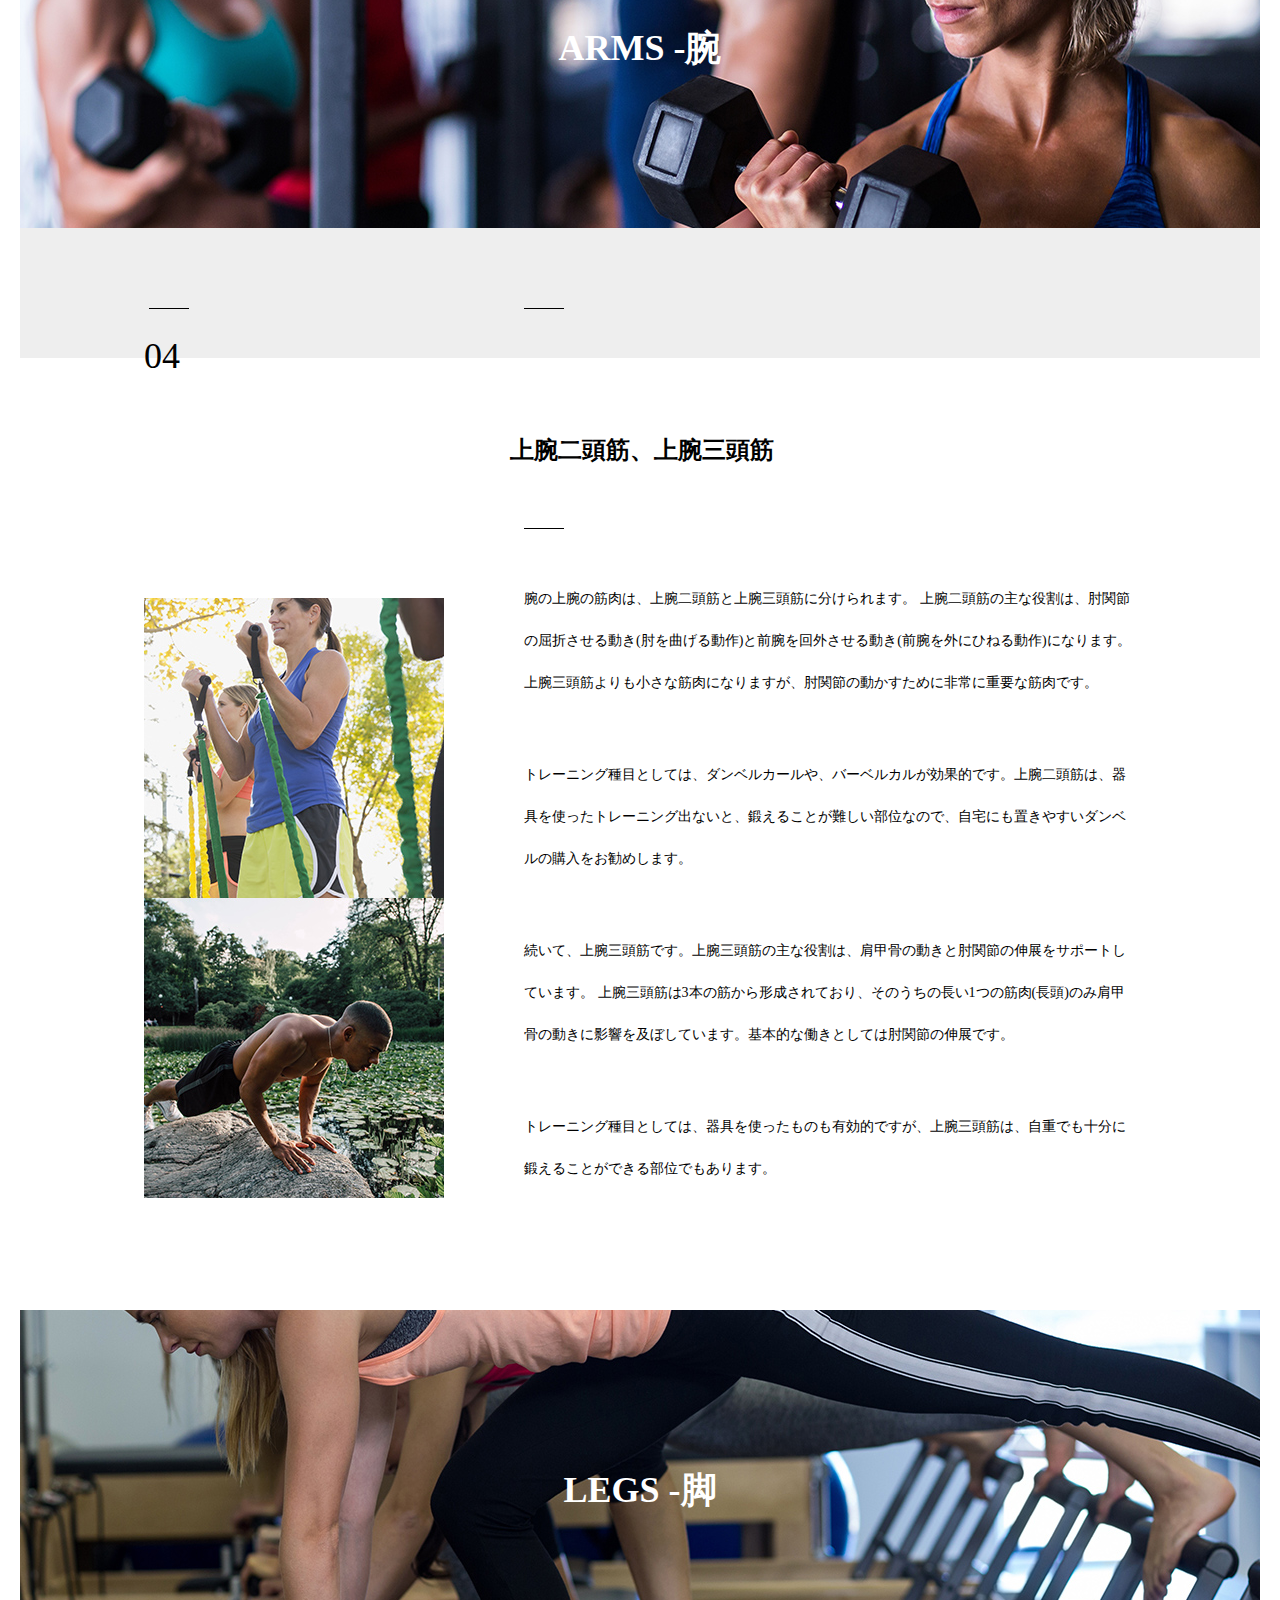
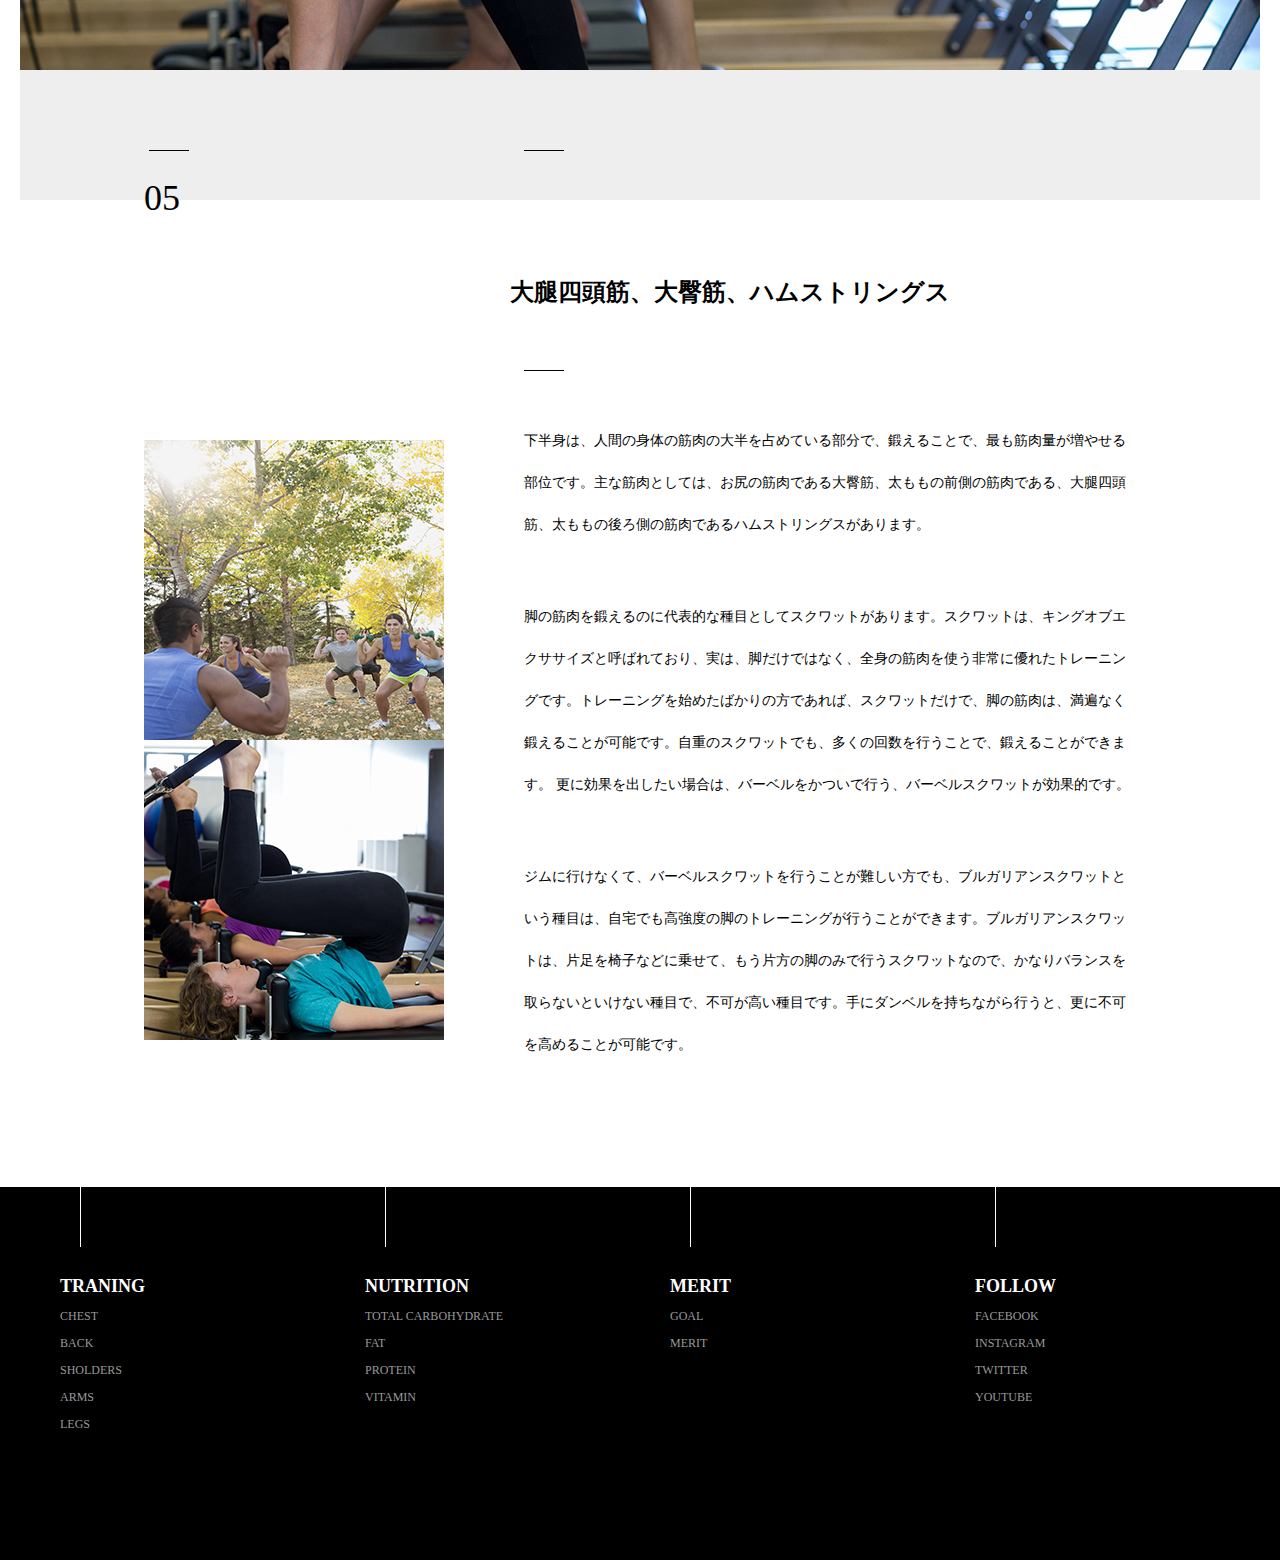
<file: traning.html>
<!DOCTYPE html>
<html lang="ja">

<head>
  <meta charset="UTF-8">
  <meta name="viewport" content="width=device-width, initial-scale=1.0">
  <title>トレーニングメニュー</title>
  <link rel="stylesheet" href="css/reset.css">
  <link rel="stylesheet" href="css/style.css">
  <link rel="stylesheet" href="css/responsive.css">
  <link rel="stylesheet" href="https://use.fontawesome.com/releases/v5.6.3/css/all.css">
  <script src="https://ajax.googleapis.com/ajax/libs/jquery/3.4.1/jquery.min.js"></script>
</head>

<body id="traning">
  <header>
    <figure class="logo"><a href="index.html"><img src="./images/logo.png" alt="ロゴ画像"></a></figure>
    <ul>
      <li><a href="traning.html">TRANING <i class="fas fa-sort-down"></i></a></li>
      <li><a href="nutrition.html">NUTRITION <i class="fas fa-sort-down"></i></a></li>
      <li><a href="merit.html">MERIT <i class="fas fa-sort-down"></i></a></li>
    </ul>
    <button>
      <i class="fas fa-grip-lines fa-2x my-example"></i>
    </button>
    <div class="modal">
      <ul>
        <li class="logo-btn">
          <figure class="logo"><a href="index.html"><img src="./images/logo.png" alt="ロゴ画像"></a></figure>
          <button><i class="fas fa-times fa-2x my-example"></i></button>
        </li>
        <li><a href="traning.html">TRANING <i class="fas fa-sort-down"></i></a></li>
        <li><a href="nutrition.html">NUTRITION <i class="fas fa-sort-down"></i></a></li>
        <li><a href="merit.html">MERIT <i class="fas fa-sort-down"></i></a></li>
      </ul>
    </div>
  </header>
  <main>
    <h1>TRANING -トレーニングメニュー</h1>

    <div id="chest" class="parts">
      <h2>CHEST-<span>胸</span></h2>
      <div class="menu-container">
        <div class="number">
          <p>01</p>
          <h3>大胸筋</h3>
        </div>
        <div class="menu-contents">
          <figure><img src="./images/menu-chest2.jpg" alt="胸のトレーニング画像"></figure>
          <div class="respnsive-traning-menu-images">
          <figure class="respnsive-traning-menu-image"><img src="./images/re-tranibg-chest2.jpg" alt="胸のトレーニング画像"></figure>
          <figure class="respnsive-traning-menu-image"><img src="./images/re-traning-chest3.jpg" alt="胸のトレーニング画像"></figure>
         </div>
          <div class="menu-text">
            <p>身体の正面にあり、最も目立つ筋肉です。鍛える事により、変化が分かりやすくモチベーションが上がりやすい部分だと言えます。大胸筋の働きは、上腕の屈曲、内転、内旋があり、それぞれの動きに特化した種目があります。</p>
            <p>
              自分の筋肉の付き方や、バランスを見て自分に合った種目を選択することが大切になります。具体的な見方は、大胸筋を細かく分けて見る方法があります。大胸筋は、大きく分けて、３つのパーツに分けられます。上から順に、上部、中部、下部です。それぞれのパーツに特に効果がある、動きや、種目があるので、自分が特に鍛えたい部分を考えてトレーニングすることが大切になります。
              それでは、どんな種目があるのか、紹介していきます。</p>

            <p>
              まず、代表的な胸の種目であるベンチプレスや腕立て伏せは、大胸筋の中部が主に使われます。しかし、同じ種目でも、角度を少しつけるだけで、簡単に上部や、下部に効果的な種目にすることができます。例えば、平らなベンチ台の頭側を起こして行えば、大胸筋の上部に効果的になり、反対に、脚の方が頭より上にくるように角度をつけて、行えば、大胸筋の下部に効果的に行うことができます。
              家に、ダンベルやバーベルなどの器具がない場合でも、腕立て伏せで、少し角度をつけることを意識して行うだけで、簡単にターゲットを変えて鍛え分けることができます。</p>
          </div>
        </div>
      </div>
    </div>

    <div id="back" class="parts">
      <h2>BACK -背中</h2>
      <div class="menu-container">
        <div class="number">
          <p>02</p>
          <h3>僧帽筋、広背筋、大円筋、脊柱起立筋など</h3>
        </div>
        <div class="menu-contents">
          <figure><img src="./images/menu-back2.jpg" alt="背中のトレーニング画像"></figure>
          <div class="respnsive-traning-menu-images">
            <figure class="respnsive-traning-menu-image"><img src="./images/re-traning-back2.jpg" alt="胸のトレーニング画像"></figure>
            <figure class="respnsive-traning-menu-image"><img src="./images/re-traning-back3.jpg" alt="胸のトレーニング画像"></figure>
           </div>
          <div class="menu-text">
            <p>背中の筋肉は、広背筋、大円筋、脊柱起立筋、僧帽筋、棘下筋など非常に多くの筋肉がある場所なので、一口に背中と言っても、様々な動きがあります。</p>
          <p>
            基本的に背中の筋肉は、引く動きで鍛えますが、どこから引くのかで、鍛えわけができます。まず、上から引く動きでは、主に背中の外側に効果的で、背中の広がりを作るのに適しています。次に、前から引く動きでは、背中の内側を鍛えるのに、効果的で、背中の厚みを作るのに適しています。
            基本的には、この２つの動きで、網羅的に鍛えることが可能です。上から引く種目としては、懸垂、前から引く種目としては、ローイング系の種目があります。</p>
          <p>
            その他の動きの種目として、ベントオーバーローイングや、デッドリフトがあります。どちらも基本的には、バーベルで行う種目で、腰回りの強さが必要で、少し難易度が高い種目ですが、高重量を扱いやすいメリットもあるので、取り入れる価値は十分にある種目です。
          </p>
        </div>
        </div>
      </div>
    </div>


    <div id="sholders" class="parts">
      <h2>SHOLDERS -肩</h2>
      <div class="menu-container">
        <div class="number">
          <p>03</p>
          <h3>三角筋</h3>
        </div>
        <div class="menu-contents">
          <figure><img src="./images/menu-sholder2.jpg" alt="肩のトレーニング画像"></figure>
          <div class="respnsive-traning-menu-images">
            <figure class="respnsive-traning-menu-image"><img src="./images/re-traning-sholders2.jpg" alt="胸のトレーニング画像"></figure>
            <figure class="respnsive-traning-menu-image"><img src="./images/re-traning-sholders3.jpg" alt="胸のトレーニング画像"></figure>
           </div>
          <div class="menu-text">
          <p>三角筋は、肩の筋肉で、上半身の中で、非常に大きな筋肉です。三角筋は前部・中部・後部と3つに分けることができます。
            前部は鎖骨から、中部は肩峰から、後部は肩甲骨からというように筋肉の付着部が異なっているのです。そのため、それぞれの部位を鍛えるために効果的なエクササイズがあります。前部・中部・後部を全体的に鍛えることで、丸い形に近づき、大きく見える三角筋を作ることができます。
          </p>

          <p>先程も述べたとり三角筋は、上半身で非常に大きな筋肉で、胸の筋肉や、背中の筋肉よりも大きな筋肉で、上半身の筋肉の中でもっとも大きい筋肉です。そのため、三角筋を鍛えることで上半身の見た目を大きく変えることができます。
          </p>

          <p>肩の前部に効果的な種目としては、フロントレイズ、ショルダープレス、肩の中部を鍛えるのに、効果的な種目は、サイドレイズ、肩の後部を鍛えるのに効果的な種目は、リアレイズがあります。</p>
        </div>
        </div>
      </div>
    </div>



    <div id="arms" class="parts">
      <h2>ARMS -腕</h2>
      <div class="menu-container">
        <div class="number">
          <p>04</p>
          <h3>上腕二頭筋、上腕三頭筋</h3>
        </div>

        <div class="menu-contents">
          <figure><img src="./images/menu-arms2.jpg" alt="腕のトレーニング画像"></figure>
          <div class="respnsive-traning-menu-images">
            <figure class="respnsive-traning-menu-image"><img src="./images/re-traning-arms2.jpg" alt="胸のトレーニング画像"></figure>
            <figure class="respnsive-traning-menu-image"><img src="./images/re-traning-arms3.jpg" alt="胸のトレーニング画像"></figure>
           </div>
          <div class="menu-text">
          <p>腕の上腕の筋肉は、上腕二頭筋と上腕三頭筋に分けられます。
            上腕二頭筋の主な役割は、肘関節の屈折させる動き(肘を曲げる動作)と前腕を回外させる動き(前腕を外にひねる動作)になります。上腕三頭筋よりも小さな筋肉になりますが、肘関節の動かすために非常に重要な筋肉です。</p>

          <p>トレーニング種目としては、ダンベルカールや、バーベルカルが効果的です。上腕二頭筋は、器具を使ったトレーニング出ないと、鍛えることが難しい部位なので、自宅にも置きやすいダンベルの購入をお勧めします。</p>

          <p>続いて、上腕三頭筋です。上腕三頭筋の主な役割は、肩甲骨の動きと肘関節の伸展をサポートしています。
            上腕三頭筋は3本の筋から形成されており、そのうちの長い1つの筋肉(長頭)のみ肩甲骨の動きに影響を及ぼしています。基本的な働きとしては肘関節の伸展です。</p>

          <p>トレーニング種目としては、器具を使ったものも有効的ですが、上腕三頭筋は、自重でも十分に鍛えることができる部位でもあります。</p>
          </div>
        </div>
      </div>
    </div>



    <div id="legs" class="parts">
      <h2>LEGS -脚</h2>
      <div class="menu-container">
        <div class="number">
          <p>05</p>
          <h3>大腿四頭筋、大臀筋、ハムストリングス</h3>
        </div>
        <div class="menu-contents">
          <figure><img src="./images/menu-legs2.jpg" alt="胸のトレーニング画像"></figure>
          <div class="respnsive-traning-menu-images">
            <figure class="respnsive-traning-menu-image"><img src="./images/re-traning-legs2.jpg" alt="胸のトレーニング画像"></figure>
            <figure class="respnsive-traning-menu-image"><img src="./images/re-traning-legs3.jpg" alt="胸のトレーニング画像"></figure>
           </div>
          <div class="menu-text">
          <p>
            下半身は、人間の身体の筋肉の大半を占めている部分で、鍛えることで、最も筋肉量が増やせる部位です。主な筋肉としては、お尻の筋肉である大臀筋、太ももの前側の筋肉である、大腿四頭筋、太ももの後ろ側の筋肉であるハムストリングスがあります。
          </p>

          <p>
            脚の筋肉を鍛えるのに代表的な種目としてスクワットがあります。スクワットは、キングオブエクササイズと呼ばれており、実は、脚だけではなく、全身の筋肉を使う非常に優れたトレーニングです。トレーニングを始めたばかりの方であれば、スクワットだけで、脚の筋肉は、満遍なく鍛えることが可能です。自重のスクワットでも、多くの回数を行うことで、鍛えることができます。
            更に効果を出したい場合は、バーベルをかついで行う、バーベルスクワットが効果的です。</p>

          <p>
            ジムに行けなくて、バーベルスクワットを行うことが難しい方でも、ブルガリアンスクワットという種目は、自宅でも高強度の脚のトレーニングが行うことができます。ブルガリアンスクワットは、片足を椅子などに乗せて、もう片方の脚のみで行うスクワットなので、かなりバランスを取らないといけない種目で、不可が高い種目です。手にダンベルを持ちながら行うと、更に不可を高めることが可能です。
          </p>
          <div class="menu-text"></div>
        </div>
      </div>
    </div>
  </main>



  <footer>
    <div class="footer-traning-nav">
      <h2>TRANING</h2>
      <ul>
        <li><a href="chest">CHEST</a></li>
        <li><a href="back">BACK</a></li>
        <li><a href="sholders">SHOLDERS</a></li>
        <li><a href="arms">ARMS</a></li>
        <li><a href="legs">LEGS</a></li>
      </ul>
    </div>
    <div class="footer-nutrition-nav">
      <h2>NUTRITION</h2>
      <ul>
        <li><a href="total carbohydrate">TOTAL CARBOHYDRATE</a></li>
        <li><a href="fat">FAT</a></li>
        <li><a href="protein">PROTEIN</a></li>
        <li><a href="vitamin">VITAMIN</a></li>
      </ul>
    </div>
    <div class="footer-merit-nav">
      <h2>MERIT</h2>
      <ul>
        <li><a href="coal">GOAL</a></li>
        <li><a href="merit">MERIT</a></li>
      </ul>
    </div>
    <div class="sns-nav">
      <h2>FOLLOW</h2>
      <ul>
        <li><a href="#">FACEBOOK</a></li>
        <li><a href="#">INSTAGRAM</a></li>
        <li><a href="#">TWITTER</a></li>
        <li><a href="#">YOUTUBE</a></li>
      </ul>
    </div>
  </footer>
  <script src="js/main.js"></script>
</body>
</html>
</file>
<file: css/style.css>
/* toppage.html */
#top {
  background-color: #151515;
  min-width: 1000px;
  margin: 0 auto; }

/* header */
#top header {
  display: flex;
  background: transparent;
  position: fixed; }
  #top header button {
    display: none; }
  #top header .open {
    display: block; }
  #top header .modal {
    display: none;
    position: fixed;
    top: 0;
    left: 0;
    width: 100%;
    height: 100vh;
    z-index: 101;
    background-color: black; }
    #top header .modal ul {
      display: flex;
      flex-direction: column; }
      #top header .modal ul .logo-btn {
        display: flex;
        justify-content: space-between;
        margin-right: 0; }
    #top header .modal li a {
      font-size: 20px;
      display: flex;
      justify-content: space-between;
      display: block;
      padding-top: 20px;
      padding-bottom: 20px;
      padding-left: 24px; }

#top header .logo {
  margin: 15px 100px 0 20px; }

#top header ul {
  display: flex;
  margin-top: 20px; }

#top header ul li {
  list-style: none;
  margin-right: 90px; }

#top header ul li a {
  text-decoration: none;
  color: #fff;
  display: inline-block; }

/* main */
/* main-image */
.main-image {
  text-align: center;
  color: #fff;
  font-size: 12px;
  height: 100vh;
  background-image: url(../images/top-image.jpg);
  background-repeat: no-repeat;
  background-size: cover;
  display: flex;
  align-items: center;
  flex-direction: column-reverse;
  margin-bottom: 60px; }

.main-image p {
  margin-bottom: 100px;
  position: relative;
  display: inline-block;
  width: 50px; }

.main-image p::after {
  content: '';
  display: inline-block;
  border-left: 1px solid #fff;
  height: 80px;
  position: absolute;
  top: 30px;
  left: 25px; }

/* nutrition-nav" */
.nutrition-nav {
  display: flex;
  padding-right: 20px;
  padding-left: 20px;
  margin-bottom: 200px; }

.nutrition-nav li {
  list-style: none;
  width: 25%;
  height: 30vw;
  background-size: cover;
  background-repeat: no-repeat; }

.nutrition-nav li a {
  text-decoration: none;
  color: #fff; }

.nutrition-nav li:first-child {
  background-image: url(../images/nav-carbo.jpg); }

.nutrition-nav li:nth-child(2) {
  background-image: url(../images/nav-fat.jpg); }

.nutrition-nav li:nth-child(3) {
  background-image: url(../images/nav-protein.jpg); }

.nutrition-nav li:last-child {
  background-image: url(../images/nav-vitamin.jpg); }

.nutrition-nav li a {
  text-decoration: none;
  color: #fff;
  font-size: 24px;
  display: block;
  height: 100%;
  display: flex;
  justify-content: center;
  align-items: center; }

.traning-nav {
  padding-right: 20px;
  padding-left: 20px;
  margin-bottom: 140px; }

.traning-nav h1 {
  font-size: 36px;
  color: #fff;
  text-align: center; }

.traning-nav ul {
  display: flex;
  flex-wrap: wrap; }

.traning-nav ul li {
  list-style: none;
  width: 50%;
  height: 25vw;
  background-size: cover;
  background-repeat: no-repeat;
  position: relative; }

.traning-nav ul li::before {
  content: '';
  display: inline-block;
  border-left: 1px solid #fff;
  height: 60px;
  position: absolute;
  top: -5%;
  left: 50%; }

.traning-nav ul li::after {
  content: '';
  display: inline-block;
  position: absolute;
  bottom: -5%;
  left: 50%;
  background-image: url(../images/arrow.png);
  background-repeat: no-repeat;
  background-position: center center;
  width: 20px;
  height: 20px;
  border: 1px solid #999999;
  border-radius: 4px; }

.traning-nav ul li:first-child {
  background-image: url(../images/nav-chest.jpg);
  margin-top: 80px; }

.traning-nav ul li:nth-child(2) {
  background-image: url(../images/nav-back.jpg);
  margin-top: 40px; }

.traning-nav ul li:nth-child(3) {
  background-image: url(../images/nav-sholder.jpg);
  margin-top: 80px; }

.traning-nav ul li:nth-child(4) {
  background-image: url(../images/nav-arms.jpg);
  margin-top: 40px; }

.traning-nav ul li:last-child {
  background-image: url(../images/nav-legs.jpg);
  margin-top: 80px; }

.traning-nav ul li a {
  text-decoration: none;
  color: #fff;
  display: inline-block;
  font-size: 24px;
  height: 100%;
  display: flex;
  justify-content: center;
  align-items: center;
  flex-direction: column; }

.traning-nav ul li a span {
  font-size: 12px;
  margin-top: 25px; }

footer {
  display: flex;
  padding: 90px 0 115px 60px;
  border-top: 1px solid #fff;
  background-color: #000; }

.footer-traning-nav {
  width: 25%; }

.footer-traning-nav h2 {
  font-size: 18px;
  color: #fff;
  margin-bottom: 15px;
  position: relative; }

.footer-traning-nav h2::after {
  content: '';
  display: inline-block;
  border-left: 1px solid #fff;
  height: 60px;
  position: absolute;
  bottom: 48px;
  left: 20px; }

.footer-traning-nav ul li {
  list-style: none; }

.footer-traning-nav ul a {
  color: #999999;
  font-size: 12px;
  text-decoration: none;
  display: block;
  margin-bottom: 15px; }

.footer-nutrition-nav {
  width: 25%; }

.footer-nutrition-nav h2 {
  font-size: 18px;
  color: #fff;
  margin-bottom: 15px;
  position: relative; }

.footer-nutrition-nav h2::after {
  content: '';
  display: inline-block;
  border-left: 1px solid #fff;
  height: 60px;
  position: absolute;
  bottom: 48px;
  left: 20px; }

.footer-nutrition-nav ul li {
  list-style: none; }

.footer-nutrition-nav ul li a {
  color: #999999;
  font-size: 12px;
  text-decoration: none;
  display: block;
  margin-bottom: 15px; }

.footer-merit-nav {
  width: 25%; }

.footer-merit-nav h2 {
  font-size: 18px;
  color: #fff;
  margin-bottom: 15px;
  position: relative; }

.footer-merit-nav h2::after {
  content: '';
  display: inline-block;
  border-left: 1px solid #fff;
  height: 60px;
  position: absolute;
  bottom: 48px;
  left: 20px; }

.footer-merit-nav ul li {
  list-style: none; }

.footer-merit-nav ul li a {
  color: #999999;
  font-size: 12px;
  text-decoration: none;
  display: block;
  margin-bottom: 15px; }

.sns-nav h2 {
  font-size: 18px;
  color: #fff;
  margin-bottom: 15px;
  position: relative; }

.sns-nav h2::after {
  content: '';
  display: inline-block;
  border-left: 1px solid #fff;
  height: 60px;
  position: absolute;
  bottom: 48px;
  left: 20px; }

.sns-nav ul li {
  list-style: none; }

.sns-nav ul li a {
  color: #999999;
  font-size: 12px;
  text-decoration: none;
  display: block;
  margin-bottom: 15px; }

header {
  display: flex;
  position: fixed;
  background-color: #000;
  width: 100%;
  z-index: 100; }
  header button {
    display: none; }
  header .modal {
    display: none;
    position: fixed;
    top: 0;
    left: 0;
    width: 100%;
    height: 100vh;
    z-index: 101;
    background-color: black; }
    header .modal ul {
      display: flex;
      flex-direction: column; }
      header .modal ul .logo-btn {
        display: flex;
        justify-content: space-between;
        margin-right: 0; }
    header .modal li a {
      font-size: 20px;
      display: flex;
      justify-content: space-between;
      display: block;
      padding-top: 20px;
      padding-bottom: 20px;
      padding-left: 24px; }

header .logo {
  margin: 15px 100px 0 20px; }

header ul {
  display: flex;
  margin-top: 20px; }

header ul li {
  list-style: none;
  margin-right: 90px; }

header ul li a {
  text-decoration: none;
  color: #fff;
  display: inline-block; }

#traning {
  min-width: 1000px;
  margin: 0 auto; }

#traning main {
  padding-right: 20px;
  padding-left: 20px; }
  #traning main h1 {
    padding-top: 166px;
    margin-bottom: 100px;
    text-align: center;
    font-size: 36px; }
#traning .parts {
  min-width: 1000px;
  margin: 0 auto; }
  #traning .parts span {
    font-size: 18px; }
  #traning .parts .menu-container {
    width: 80%;
    margin: 0 auto; }
  #traning .parts .number {
    display: flex;
    position: relative; }
    #traning .parts .number p {
      font-size: 36px;
      margin-top: -240px;
      margin-right: 330px;
      z-index: 1; }
    #traning .parts .number p::before {
      content: '';
      display: inline-block;
      border-top: 1px solid #000;
      width: 40px;
      position: absolute;
      top: -270px;
      left: 5px;
      z-index: 1; }
    #traning .parts .number h3 {
      font-size: 24px;
      margin-top: -140px; }
    #traning .parts .number h3::before {
      content: '';
      display: inline-block;
      border-top: 1px solid #000;
      width: 40px;
      position: absolute;
      top: -270px;
      left: 380px;
      z-index: 1; }
    #traning .parts .number h3::after {
      content: '';
      display: inline-block;
      border-top: 1px solid #000;
      width: 40px;
      position: absolute;
      top: -50px;
      left: 380px;
      z-index: 1; }
  #traning .parts .menu-contents {
    display: flex;
    margin-bottom: 70px; }
    #traning .parts .menu-contents figure {
      margin-top: 20px; }
    #traning .parts .menu-contents .respnsive-traning-menu-images {
      display: none; }
  #traning .parts .menu-text p {
    font-size: 14px;
    margin-left: 80px;
    margin-bottom: 50px;
    line-height: 3; }

#chest h2 {
  background-image: url(../images/menu-chest.jpg);
  background-repeat: no-repeat;
  background-size: cover;
  min-width: 1000px;
  height: 360px;
  display: flex;
  justify-content: center;
  align-items: center;
  font-size: 36px;
  color: #fff;
  border-bottom: 130px solid #eee;
  position: relative;
  margin-bottom: 220px; }

#back h2 {
  background-image: url(../images/menu-back.jpg);
  background-repeat: no-repeat;
  background-size: cover;
  min-width: 1000px;
  height: 360px;
  display: flex;
  justify-content: center;
  align-items: center;
  font-size: 36px;
  color: #fff;
  border-bottom: 130px solid #eee;
  position: relative;
  margin-bottom: 220px; }

#sholders h2 {
  background-image: url(../images/menu-sholder.jpg);
  background-repeat: no-repeat;
  background-size: cover;
  min-width: 1000px;
  height: 360px;
  display: flex;
  justify-content: center;
  align-items: center;
  font-size: 36px;
  color: #fff;
  border-bottom: 130px solid #eee;
  position: relative;
  margin-bottom: 220px; }

#arms h2 {
  background-image: url(../images/menu-arms.jpg);
  background-repeat: no-repeat;
  background-size: cover;
  min-width: 1000px;
  height: 360px;
  display: flex;
  justify-content: center;
  align-items: center;
  font-size: 36px;
  color: #fff;
  border-bottom: 130px solid #eee;
  position: relative;
  margin-bottom: 220px; }

#legs h2 {
  background-image: url(../images/menu-legs.jpg);
  background-repeat: no-repeat;
  background-size: cover;
  min-width: 1000px;
  height: 360px;
  display: flex;
  justify-content: center;
  align-items: center;
  font-size: 36px;
  color: #fff;
  border-bottom: 130px solid #eee;
  position: relative;
  margin-bottom: 220px; }

#nutrition main {
  padding-right: 50px;
  padding-left: 50px;
  background-color: #151515; }

#nutrition main p {
  width: 307px;
  margin-bottom: 60px;
  font-size: 14px;
  line-height: 1.5;
  color: #fff; }

#nutrition main h1 {
  padding-top: 166px;
  margin-bottom: 100px;
  text-align: center;
  font-size: 36px;
  color: #fff; }

#nutrition main h2 {
  font-size: 12px;
  color: #fff;
  position: relative;
  margin-bottom: 20px; }

#nutrition main h2::before {
  content: '';
  display: inline-block;
  border-top: 1px solid #fff;
  width: 20px;
  position: absolute;
  top: -25px;
  left: 0; }

#nutrition main .nutrition-list {
  display: flex;
  flex-wrap: wrap;
  justify-content: space-between; }

.total-carbohydrate {
  margin-right: 40px; }
  .total-carbohydrate .responsive-nutrition-image {
    display: none; }

.carbohydrate {
  margin-right: 40px; }
  .carbohydrate .responsive-nutrition-image {
    display: none; }

.dietary-fiber .responsive-nutrition-image {
  display: none; }

.fat {
  margin-right: 40px; }
  .fat .responsive-nutrition-image {
    display: none; }

.saturatedfat {
  margin-right: 40px; }
  .saturatedfat .responsive-nutrition-image {
    display: none; }

.unsaturated-fatty-acids .responsive-nutrition-image {
  display: none; }

.protein {
  margin-right: 40px; }
  .protein .responsive-nutrition-image {
    display: none; }

.animal-protein {
  margin-right: 40px; }
  .animal-protein .responsive-nutrition-image {
    display: none; }

.vegetable-protein .responsive-nutrition-image {
  display: none; }

.vitamin {
  margin-right: 40px; }
  .vitamin .responsive-nutrition-image {
    display: none; }

.water-soluble-vitamins {
  margin-right: 40px; }
  .water-soluble-vitamins .responsive-nutrition-image {
    display: none; }

.fat-soluble-vitamins {
  margin-bottom: 90px; }
  .fat-soluble-vitamins .responsive-nutrition-image {
    display: none; }

#merit main {
  padding-right: 20px;
  padding-left: 20px; }
  #merit main h1 {
    padding-top: 166px;
    margin-bottom: 100px;
    text-align: center;
    font-size: 36px; }
  #merit main .effect {
    min-width: 1000px;
    margin: 0 auto; }
    #merit main .effect span {
      font-size: 18px; }
    #merit main .effect .merit-container {
      width: 80%;
      margin: 0 auto; }
    #merit main .effect .number {
      display: flex;
      position: relative; }
      #merit main .effect .number p {
        font-size: 36px;
        margin-top: -240px;
        margin-right: 330px;
        z-index: 1; }
      #merit main .effect .number p::before {
        content: '';
        display: inline-block;
        border-top: 1px solid #000;
        width: 40px;
        position: absolute;
        top: -270px;
        left: 5px;
        z-index: 1; }
      #merit main .effect .number h3 {
        font-size: 24px;
        margin-top: -140px; }
      #merit main .effect .number h3::before {
        content: '';
        display: inline-block;
        border-top: 1px solid #000;
        width: 40px;
        position: absolute;
        top: -270px;
        left: 380px;
        z-index: 1; }
      #merit main .effect .number h3::after {
        content: '';
        display: inline-block;
        border-top: 1px solid #000;
        width: 40px;
        position: absolute;
        top: -50px;
        left: 380px;
        z-index: 1; }
    #merit main .effect .merit-contents {
      display: flex;
      margin-bottom: 70px; }
      #merit main .effect .merit-contents .respnsive-merit-images {
        display: none; }
      #merit main .effect .merit-contents figure {
        margin-top: 20px; }
    #merit main .effect .merit-text p {
      font-size: 14px;
      margin-left: 80px;
      margin-bottom: 50px;
      line-height: 3; }

#goal h2 {
  background-image: url(../images/goal.jpg);
  background-repeat: no-repeat;
  background-size: cover;
  min-width: 1000px;
  height: 360px;
  display: flex;
  justify-content: center;
  align-items: center;
  font-size: 36px;
  color: #fff;
  border-bottom: 130px solid #eee;
  position: relative;
  margin-bottom: 220px; }

#health h2 {
  background-image: url(../images/health.jpg);
  background-repeat: no-repeat;
  background-size: cover;
  min-width: 1000px;
  height: 360px;
  display: flex;
  justify-content: center;
  align-items: center;
  font-size: 36px;
  color: #fff;
  border-bottom: 130px solid #eee;
  position: relative;
  margin-bottom: 220px; }

/*# sourceMappingURL=style.css.map */
</file>
<file: css/responsive.css>
@media screen and (max-width: 480px) {
  #top {
    min-width: 480px; }
    #top header {
      justify-content: space-between; }
      #top header ul {
        display: none; }
      #top header li {
        margin-right: 0; }
        #top header li a {
          display: none; }
      #top header button {
        display: block;
        background-color: transparent; }
        #top header button .my-example {
          color: #fff; }
    #top main .main-image {
      background-image: url(../images/re-top-topimage.jpg); }
    #top main .nutrition-nav {
      flex-wrap: wrap; }
      #top main .nutrition-nav li {
        width: 50%;
        height: 158px; }
      #top main .nutrition-nav li:first-child {
        background-image: url(../images/re-top-totalcarbohydrate.jpg);
        margin-top: 20px; }
      #top main .nutrition-nav li:nth-child(2) {
        background-image: url(../images/re-top-fat.jpg);
        margin-top: -20px; }
      #top main .nutrition-nav li:nth-child(3) {
        background-image: url(../images/re-top-protein.jpg); }
      #top main .nutrition-nav li:last-child {
        background-image: url(../images/re-top-vitamin.jpg);
        margin-top: -40px; }
    #top main .traning-nav li {
      width: 100%;
      height: 181px;
      margin-bottom: 90px;
      margin-top: 100px;
      position: relative; }
      #top main .traning-nav li a {
        position: absolute;
        position: relative;
        top: 170px;
        font-size: 16px; }
        #top main .traning-nav li a span {
          position: absolute;
          top: 180px;
          font-size: 12px;
          margin-top: -150px;
          display: block; }
    #top main .traning-nav li:first-child {
      background-image: url(../images/re-top-chest.jpg); }
    #top main .traning-nav li::before {
      top: 90%;
      left: 50%; }
    #top main .traning-nav li::after {
      bottom: -150px;
      left: 47%; }

  footer {
    flex-wrap: wrap; }
    footer .footer-traning-nav {
      width: 50%;
      margin-bottom: 50px; }
      footer .footer-traning-nav h2::after {
        display: none; }
    footer .footer-nutrition-nav {
      width: 50%; }
      footer .footer-nutrition-nav h2::after {
        display: none; }
    footer .footer-merit-nav {
      width: 50%; }
      footer .footer-merit-nav h2::after {
        display: none; }
    footer .sns-nav h2::after {
      display: none; }

  #traning,
  #merit {
    min-width: 480px;
    width: 100%;
    margin: 0 auto; }
    #traning header,
    #merit header {
      justify-content: space-between;
      width: 100%; }
      #traning header .modal,
      #merit header .modal {
        display: none;
        position: fixed;
        top: 0;
        left: 0;
        width: 100%;
        height: 100vh;
        z-index: 101;
        background-color: black; }
        #traning header .modal ul,
        #merit header .modal ul {
          display: flex;
          flex-direction: column; }
          #traning header .modal ul .logo-btn,
          #merit header .modal ul .logo-btn {
            display: flex;
            justify-content: space-between;
            margin-right: 0; }
        #traning header .modal li a,
        #merit header .modal li a {
          font-size: 20px;
          display: flex;
          justify-content: space-between;
          display: block;
          padding-top: 20px;
          padding-bottom: 20px;
          padding-left: 24px; }
      #traning header ul,
      #merit header ul {
        display: none; }
      #traning header li,
      #merit header li {
        margin-right: 0; }
        #traning header li a,
        #merit header li a {
          display: none; }
      #traning header button,
      #merit header button {
        display: block;
        background-color: transparent; }
        #traning header button .my-example,
        #merit header button .my-example {
          color: #fff; }
    #traning main,
    #merit main {
      padding-right: 10px;
      padding-left: 10px; }
      #traning main h1,
      #merit main h1 {
        font-size: 24px; }
      #traning main #chest h2,
      #merit main #chest h2 {
        min-width: 480px;
        background-image: url(../images/re-traning-chest.jpg);
        background-repeat: no-repeat;
        background-size: cover; }
      #traning main #back h2,
      #merit main #back h2 {
        min-width: 480px;
        background-image: url(../images/re-traning-back.jpg);
        background-repeat: no-repeat;
        background-size: cover; }
      #traning main #sholders h2,
      #merit main #sholders h2 {
        min-width: 480px;
        background-image: url(../images/re-traning-sholders.jpg);
        background-repeat: no-repeat;
        background-size: cover; }
      #traning main #arms h2,
      #merit main #arms h2 {
        min-width: 480px;
        background-image: url(../images/re-traning-arms.jpg);
        background-repeat: no-repeat;
        background-size: cover; }
      #traning main #legs h2,
      #merit main #legs h2 {
        min-width: 480px;
        background-image: url(../images/re-traning-legs.jpg);
        background-repeat: no-repeat;
        background-size: cover; }
      #traning main #goal h2,
      #merit main #goal h2 {
        min-width: 480px;
        background-image: url(../images/re-goal.jpg);
        background-repeat: no-repeat;
        background-size: cover; }
      #traning main #health h2,
      #merit main #health h2 {
        min-width: 480px;
        background-image: url(../images/re-health.jpg);
        background-repeat: no-repeat;
        background-size: cover; }
      #traning main .parts,
      #merit main .parts {
        min-width: 480px;
        width: auto; }
        #traning main .parts h2,
        #merit main .parts h2 {
          min-width: 480px; }
        #traning main .parts .menu-container,
        #merit main .parts .menu-container {
          width: auto;
          padding-right: 20px;
          padding-left: 20px; }
          #traning main .parts .menu-container .number p,
          #merit main .parts .menu-container .number p {
            margin-right: 0; }
          #traning main .parts .menu-container .number h3::before,
          #merit main .parts .menu-container .number h3::before {
            display: none; }
          #traning main .parts .menu-container .number h3::after,
          #merit main .parts .menu-container .number h3::after {
            display: none; }
        #traning main .parts .menu-contents,
        #merit main .parts .menu-contents {
          flex-direction: column; }
          #traning main .parts .menu-contents figure,
          #merit main .parts .menu-contents figure {
            display: none; }
          #traning main .parts .menu-contents .respnsive-traning-menu-images,
          #merit main .parts .menu-contents .respnsive-traning-menu-images {
            display: block;
            display: flex;
            margin-bottom: 20px;
            justify-content: space-around; }
            #traning main .parts .menu-contents .respnsive-traning-menu-images .respnsive-traning-menu-image,
            #merit main .parts .menu-contents .respnsive-traning-menu-images .respnsive-traning-menu-image {
              display: block; }
          #traning main .parts .menu-contents .menu-text p,
          #merit main .parts .menu-contents .menu-text p {
            margin: 0 auto; }
      #traning main .effect,
      #merit main .effect {
        min-width: 480px;
        width: auto; }
        #traning main .effect h2,
        #merit main .effect h2 {
          min-width: 480px; }
        #traning main .effect .merit-container,
        #merit main .effect .merit-container {
          width: auto;
          padding-right: 20px;
          padding-left: 20px; }
          #traning main .effect .merit-container .number p,
          #merit main .effect .merit-container .number p {
            margin-right: 0; }
          #traning main .effect .merit-container .number h3::before,
          #merit main .effect .merit-container .number h3::before {
            display: none; }
          #traning main .effect .merit-container .number h3::after,
          #merit main .effect .merit-container .number h3::after {
            display: none; }
        #traning main .effect .merit-contents,
        #merit main .effect .merit-contents {
          flex-direction: column; }
          #traning main .effect .merit-contents figure,
          #merit main .effect .merit-contents figure {
            display: none; }
          #traning main .effect .merit-contents .respnsive-merit-images,
          #merit main .effect .merit-contents .respnsive-merit-images {
            display: block;
            display: flex;
            margin-bottom: 20px;
            justify-content: space-around; }
            #traning main .effect .merit-contents .respnsive-merit-images .respnsive-merit-image,
            #merit main .effect .merit-contents .respnsive-merit-images .respnsive-merit-image {
              display: block; }
          #traning main .effect .merit-contents .merit-text p,
          #merit main .effect .merit-contents .merit-text p {
            margin: 0 auto; }

  #nutrition {
    min-width: 480px;
    width: 100%;
    margin: 0 auto; }
    #nutrition header {
      justify-content: space-between;
      width: 100%; }
      #nutrition header .modal {
        display: none;
        position: fixed;
        top: 0;
        left: 0;
        width: 100%;
        height: 100vh;
        z-index: 101;
        background-color: black; }
        #nutrition header .modal ul {
          display: flex;
          flex-direction: column; }
          #nutrition header .modal ul .logo-btn {
            display: flex;
            justify-content: space-between;
            margin-right: 0; }
        #nutrition header .modal li a {
          font-size: 20px;
          display: flex;
          justify-content: space-between;
          display: block;
          padding-top: 20px;
          padding-bottom: 20px;
          padding-left: 24px; }
      #nutrition header ul {
        display: none; }
      #nutrition header li {
        margin-right: 0; }
        #nutrition header li a {
          display: none; }
      #nutrition header button {
        display: block;
        background-color: transparent; }
        #nutrition header button .my-example {
          color: #fff; }
    #nutrition main {
      padding-right: 30px;
      padding-left: 30px; }
      #nutrition main h1 {
        font-size: 24px; }
      #nutrition main p {
        width: auto; }
      #nutrition main .nutrition-list {
        flex-wrap: wrap; }
        #nutrition main .nutrition-list .total-carbohydrate {
          width: 158px; }
          #nutrition main .nutrition-list .total-carbohydrate figure {
            display: none; }
          #nutrition main .nutrition-list .total-carbohydrate .responsive-nutrition-image {
            display: block; }
        #nutrition main .nutrition-list .carbohydrate {
          width: 158px;
          margin-right: 0; }
          #nutrition main .nutrition-list .carbohydrate figure {
            display: none; }
          #nutrition main .nutrition-list .carbohydrate .responsive-nutrition-image {
            display: block; }
        #nutrition main .nutrition-list .dietary-fiber {
          width: 158px; }
          #nutrition main .nutrition-list .dietary-fiber figure {
            display: none; }
          #nutrition main .nutrition-list .dietary-fiber .responsive-nutrition-image {
            display: block; }
        #nutrition main .nutrition-list .fat {
          width: 158px;
          margin-right: 0; }
          #nutrition main .nutrition-list .fat figure {
            display: none; }
          #nutrition main .nutrition-list .fat .responsive-nutrition-image {
            display: block; }
        #nutrition main .nutrition-list .saturatedfat {
          width: 158px; }
          #nutrition main .nutrition-list .saturatedfat figure {
            display: none; }
          #nutrition main .nutrition-list .saturatedfat .responsive-nutrition-image {
            display: block; }
        #nutrition main .nutrition-list .unsaturated-fatty-acids {
          width: 158px; }
          #nutrition main .nutrition-list .unsaturated-fatty-acids figure {
            display: none; }
          #nutrition main .nutrition-list .unsaturated-fatty-acids .responsive-nutrition-image {
            display: block; }
        #nutrition main .nutrition-list .protein {
          width: 158px;
          margin-right: 0; }
          #nutrition main .nutrition-list .protein figure {
            display: none; }
          #nutrition main .nutrition-list .protein .responsive-nutrition-image {
            display: block; }
        #nutrition main .nutrition-list .animal-protein {
          width: 158px;
          margin-right: 0; }
          #nutrition main .nutrition-list .animal-protein figure {
            display: none; }
          #nutrition main .nutrition-list .animal-protein .responsive-nutrition-image {
            display: block; }
        #nutrition main .nutrition-list .vegetable-protein {
          width: 158px; }
          #nutrition main .nutrition-list .vegetable-protein figure {
            display: none; }
          #nutrition main .nutrition-list .vegetable-protein .responsive-nutrition-image {
            display: block; }
        #nutrition main .nutrition-list .vitamin {
          width: 158px;
          margin-right: 0; }
          #nutrition main .nutrition-list .vitamin figure {
            display: none; }
          #nutrition main .nutrition-list .vitamin .responsive-nutrition-image {
            display: block; }
        #nutrition main .nutrition-list .water-soluble-vitamins {
          width: 158px;
          margin-right: 0; }
          #nutrition main .nutrition-list .water-soluble-vitamins figure {
            display: none; }
          #nutrition main .nutrition-list .water-soluble-vitamins .responsive-nutrition-image {
            display: block; }
        #nutrition main .nutrition-list .fat-soluble-vitamins {
          width: 158px; }
          #nutrition main .nutrition-list .fat-soluble-vitamins figure {
            display: none; }
          #nutrition main .nutrition-list .fat-soluble-vitamins .responsive-nutrition-image {
            display: block; } }
/*# sourceMappingURL=responsive.css.map */
</file>
